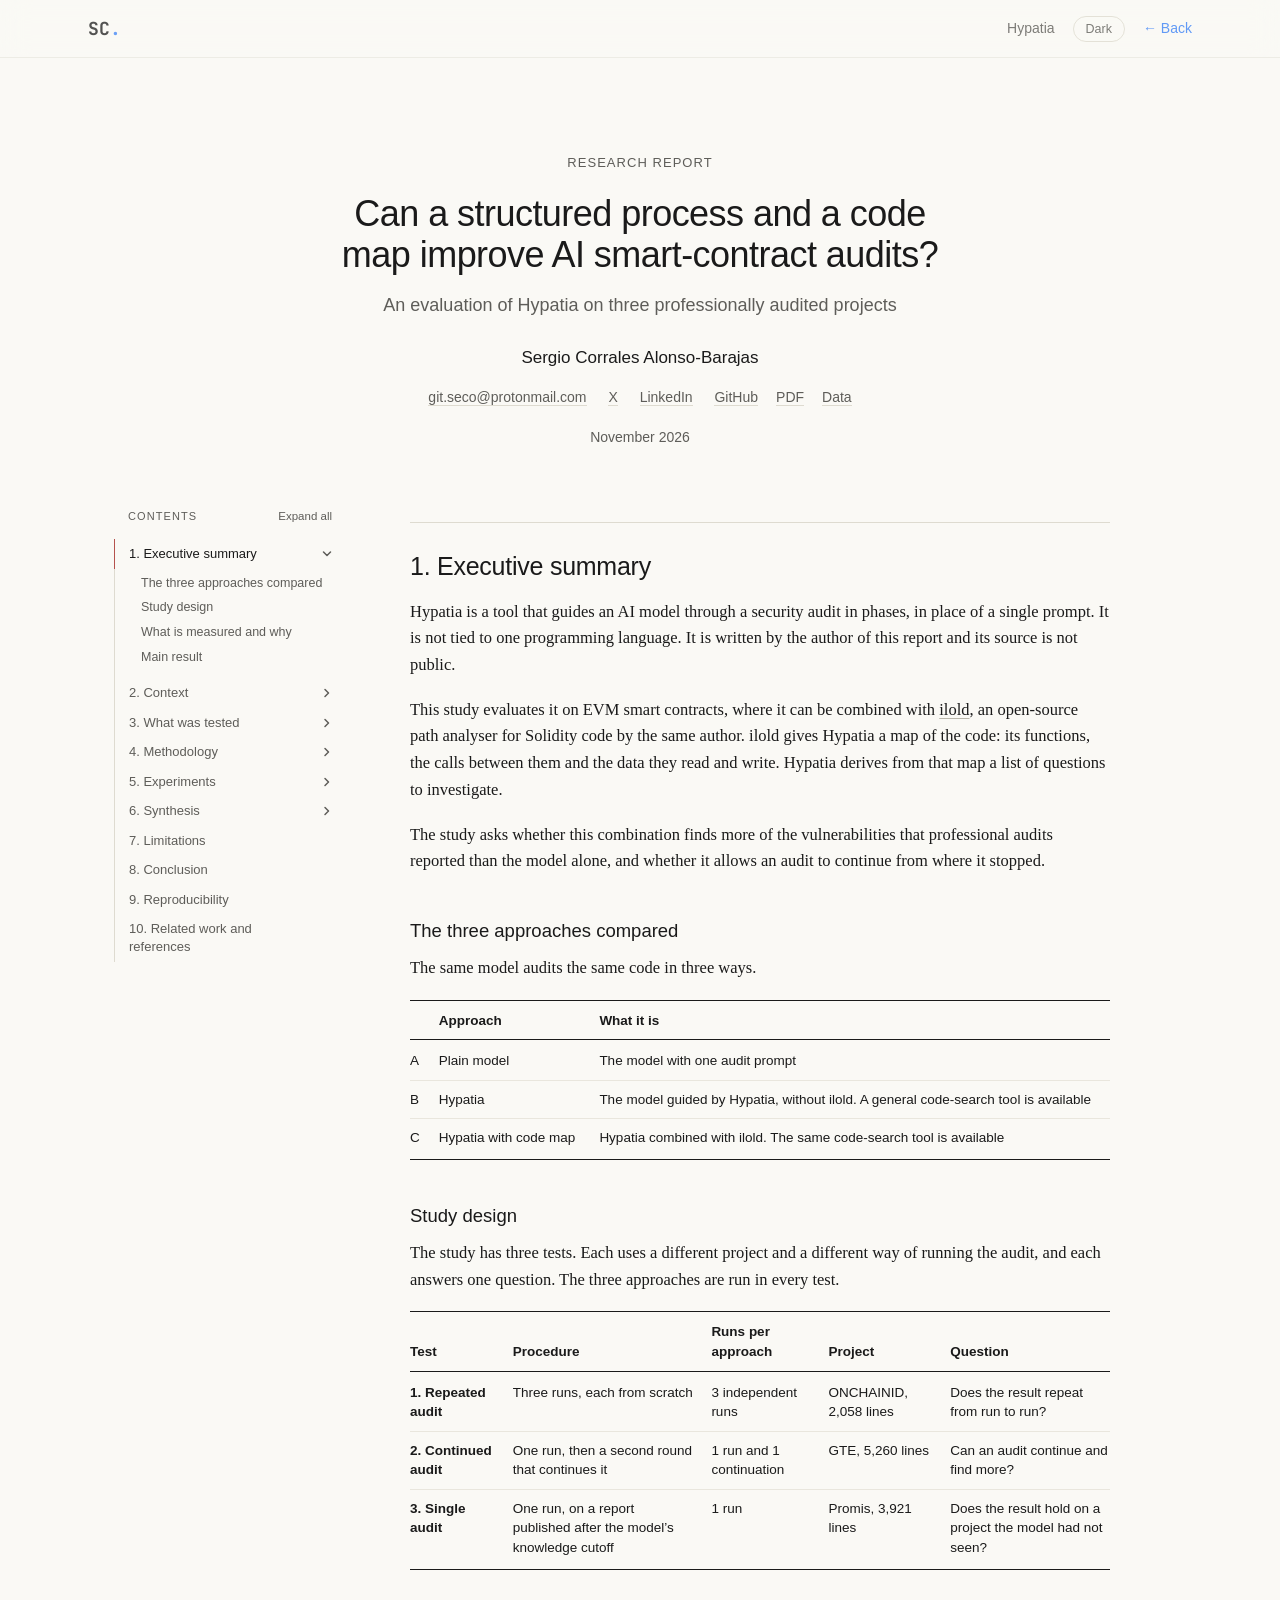
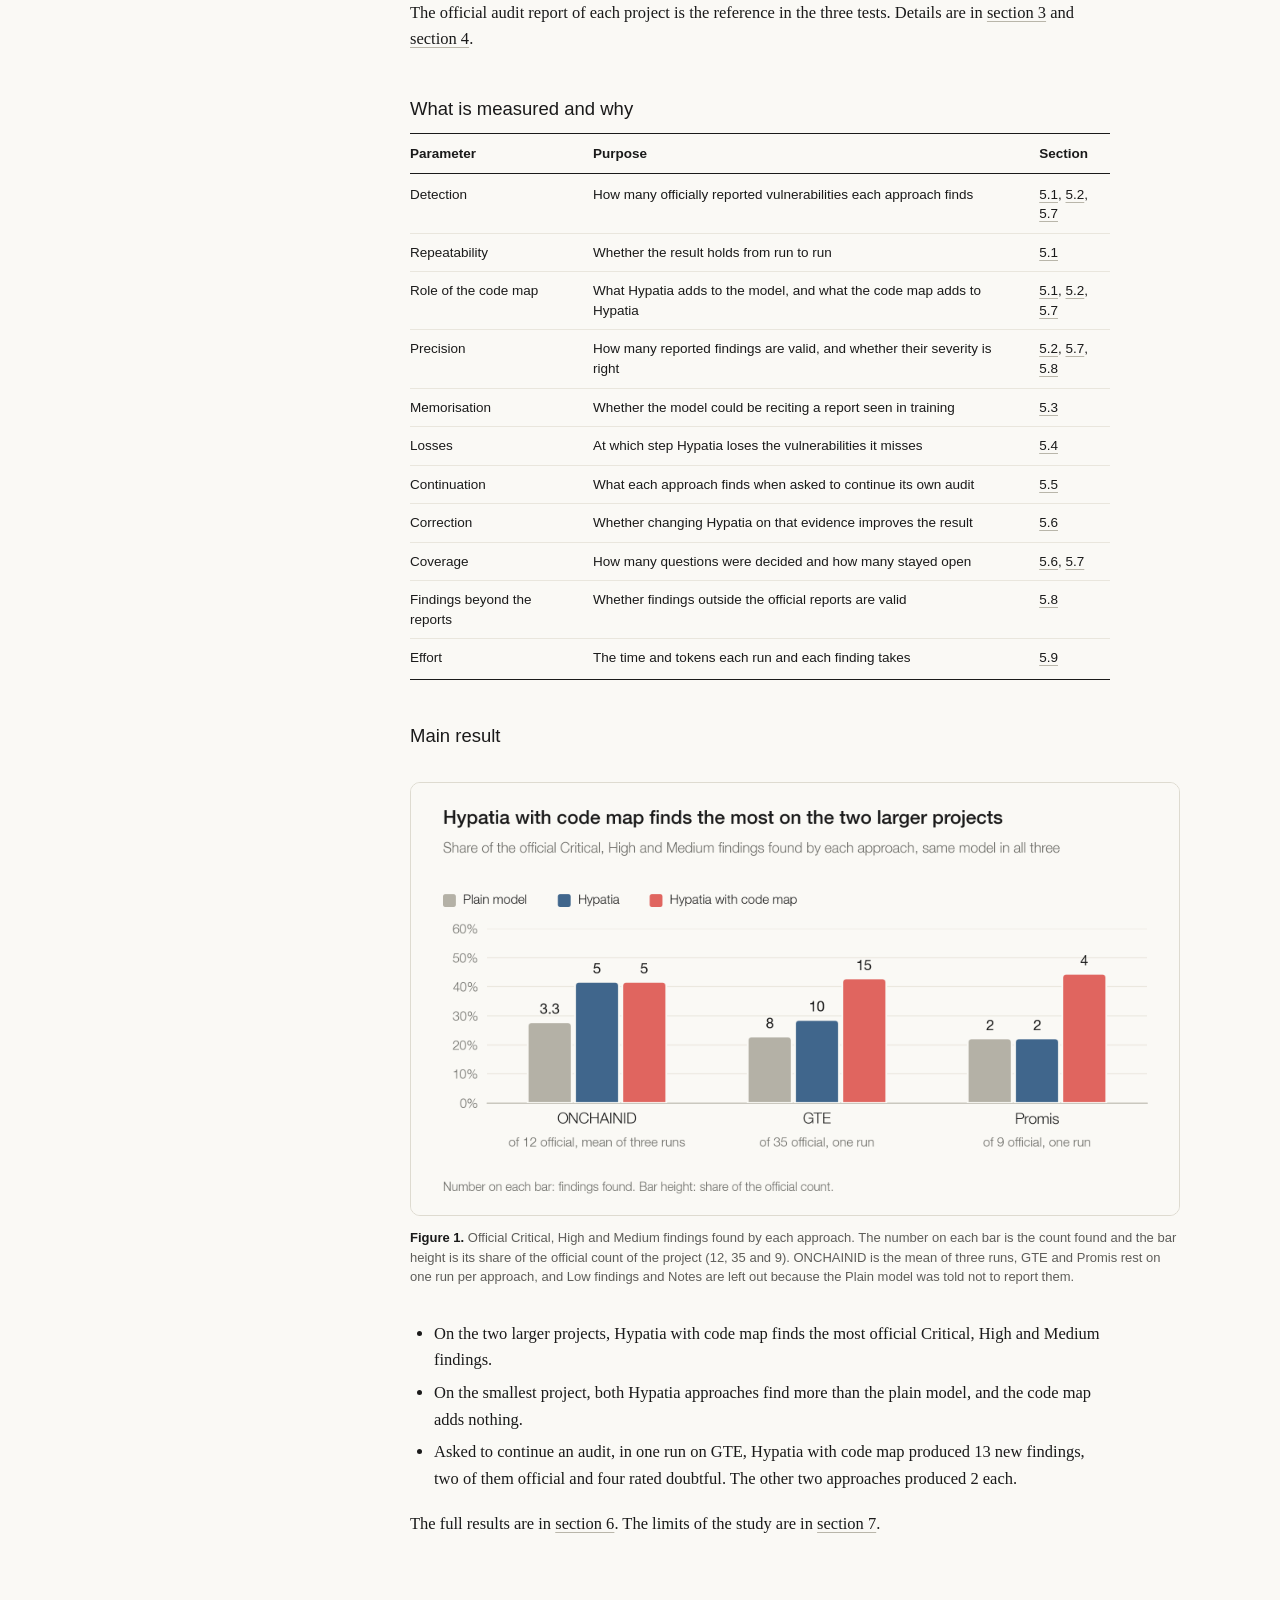
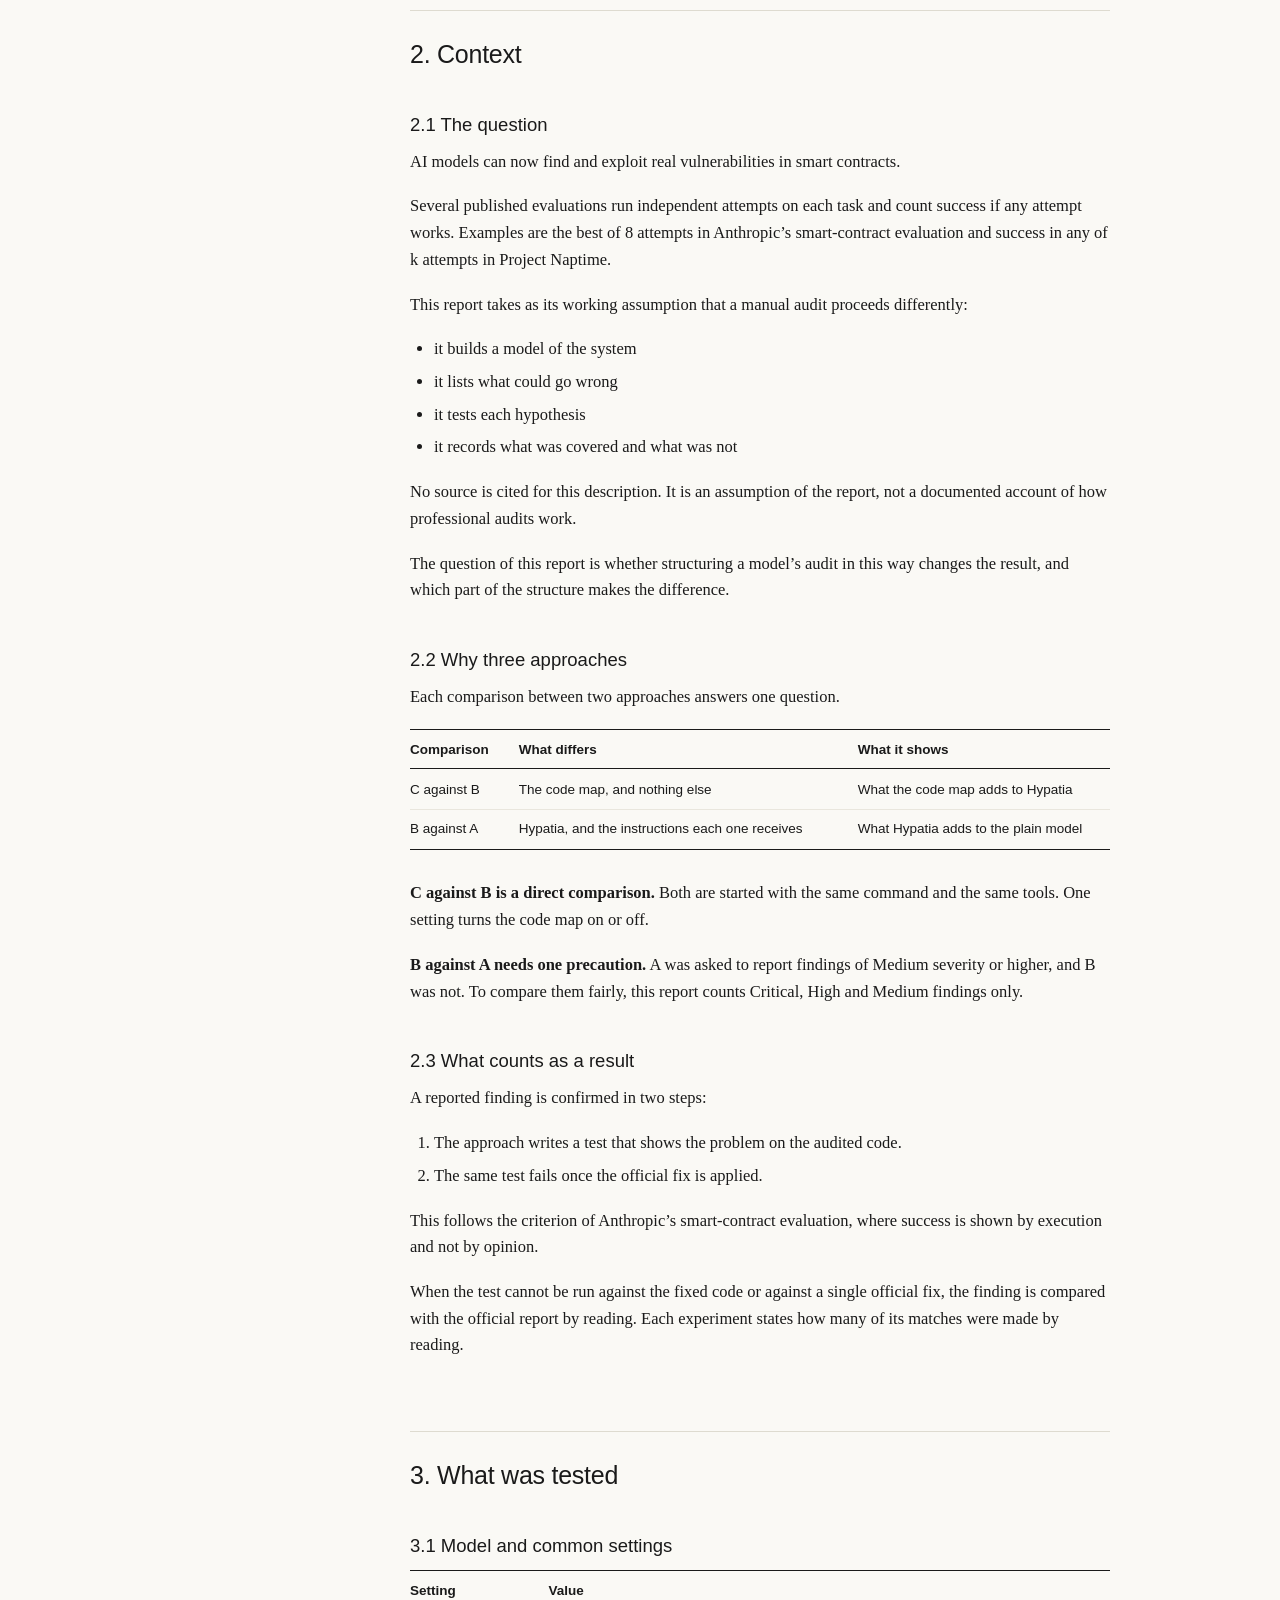
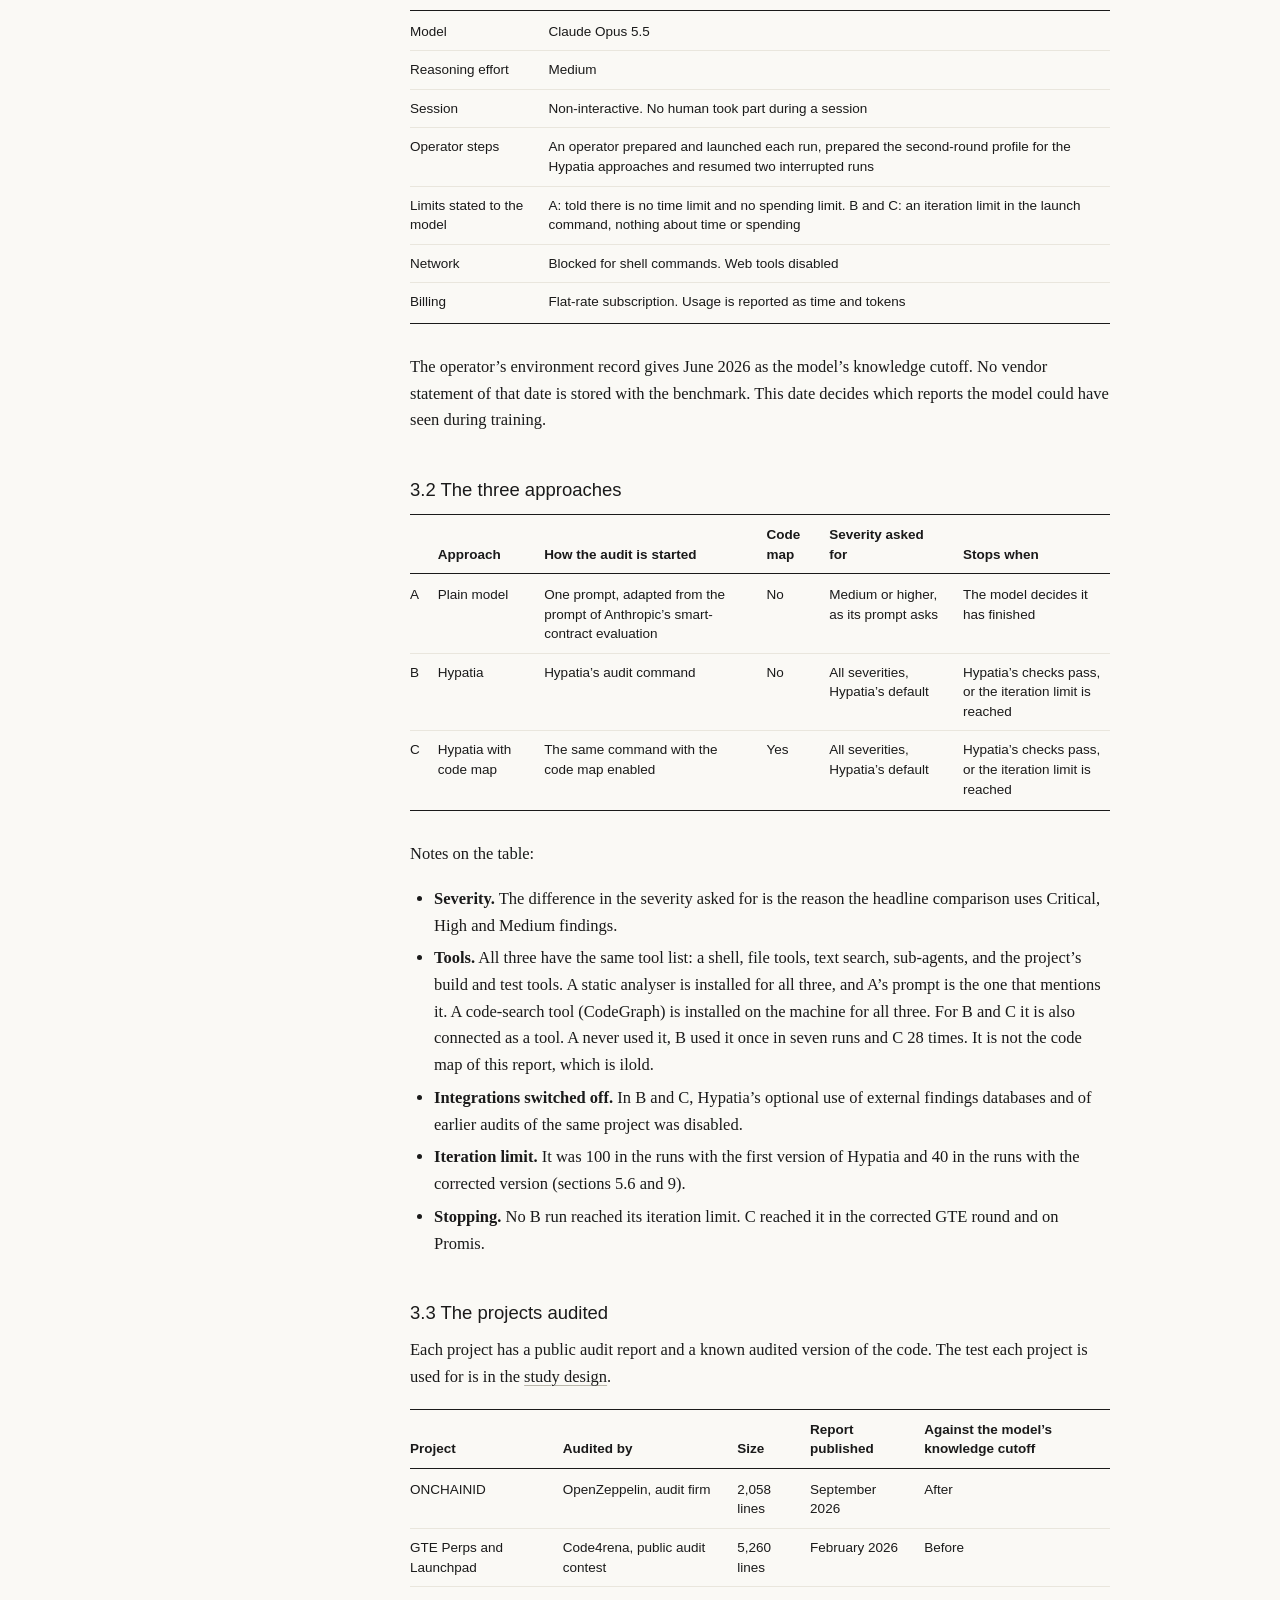
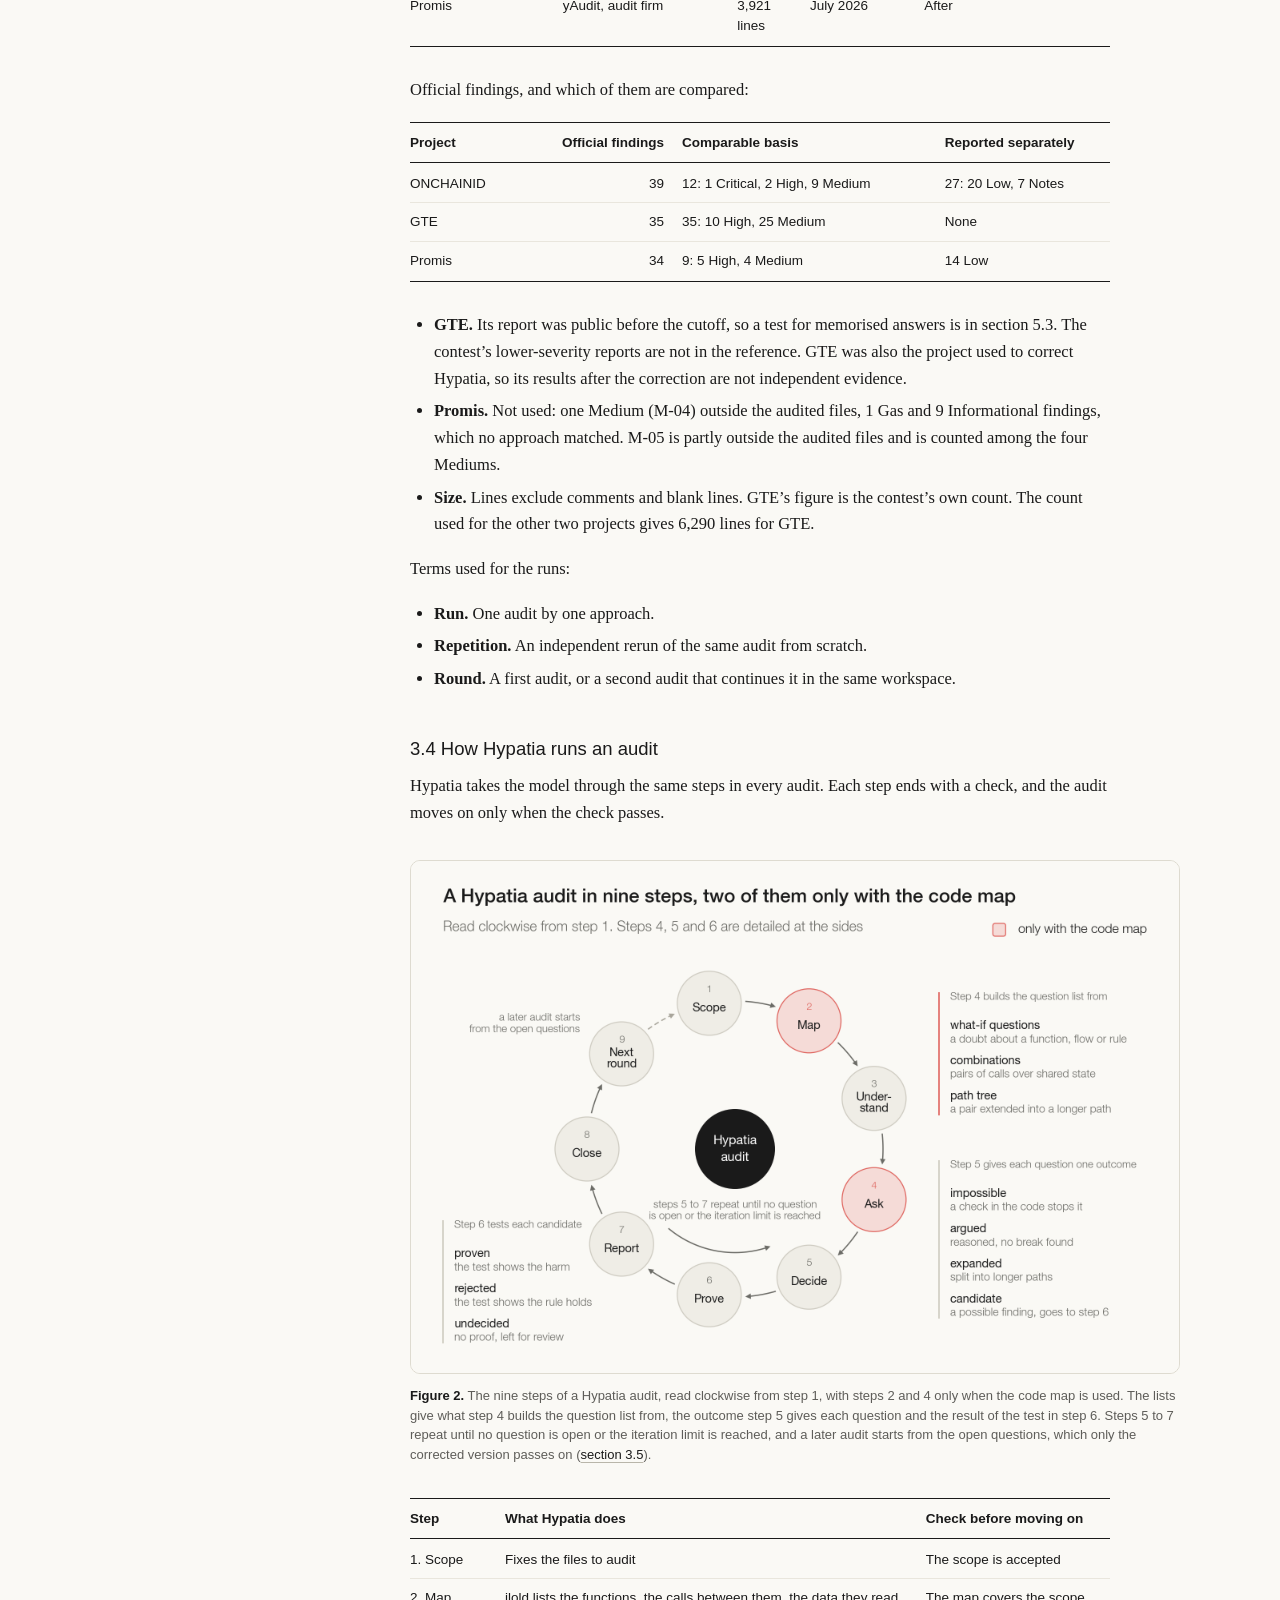
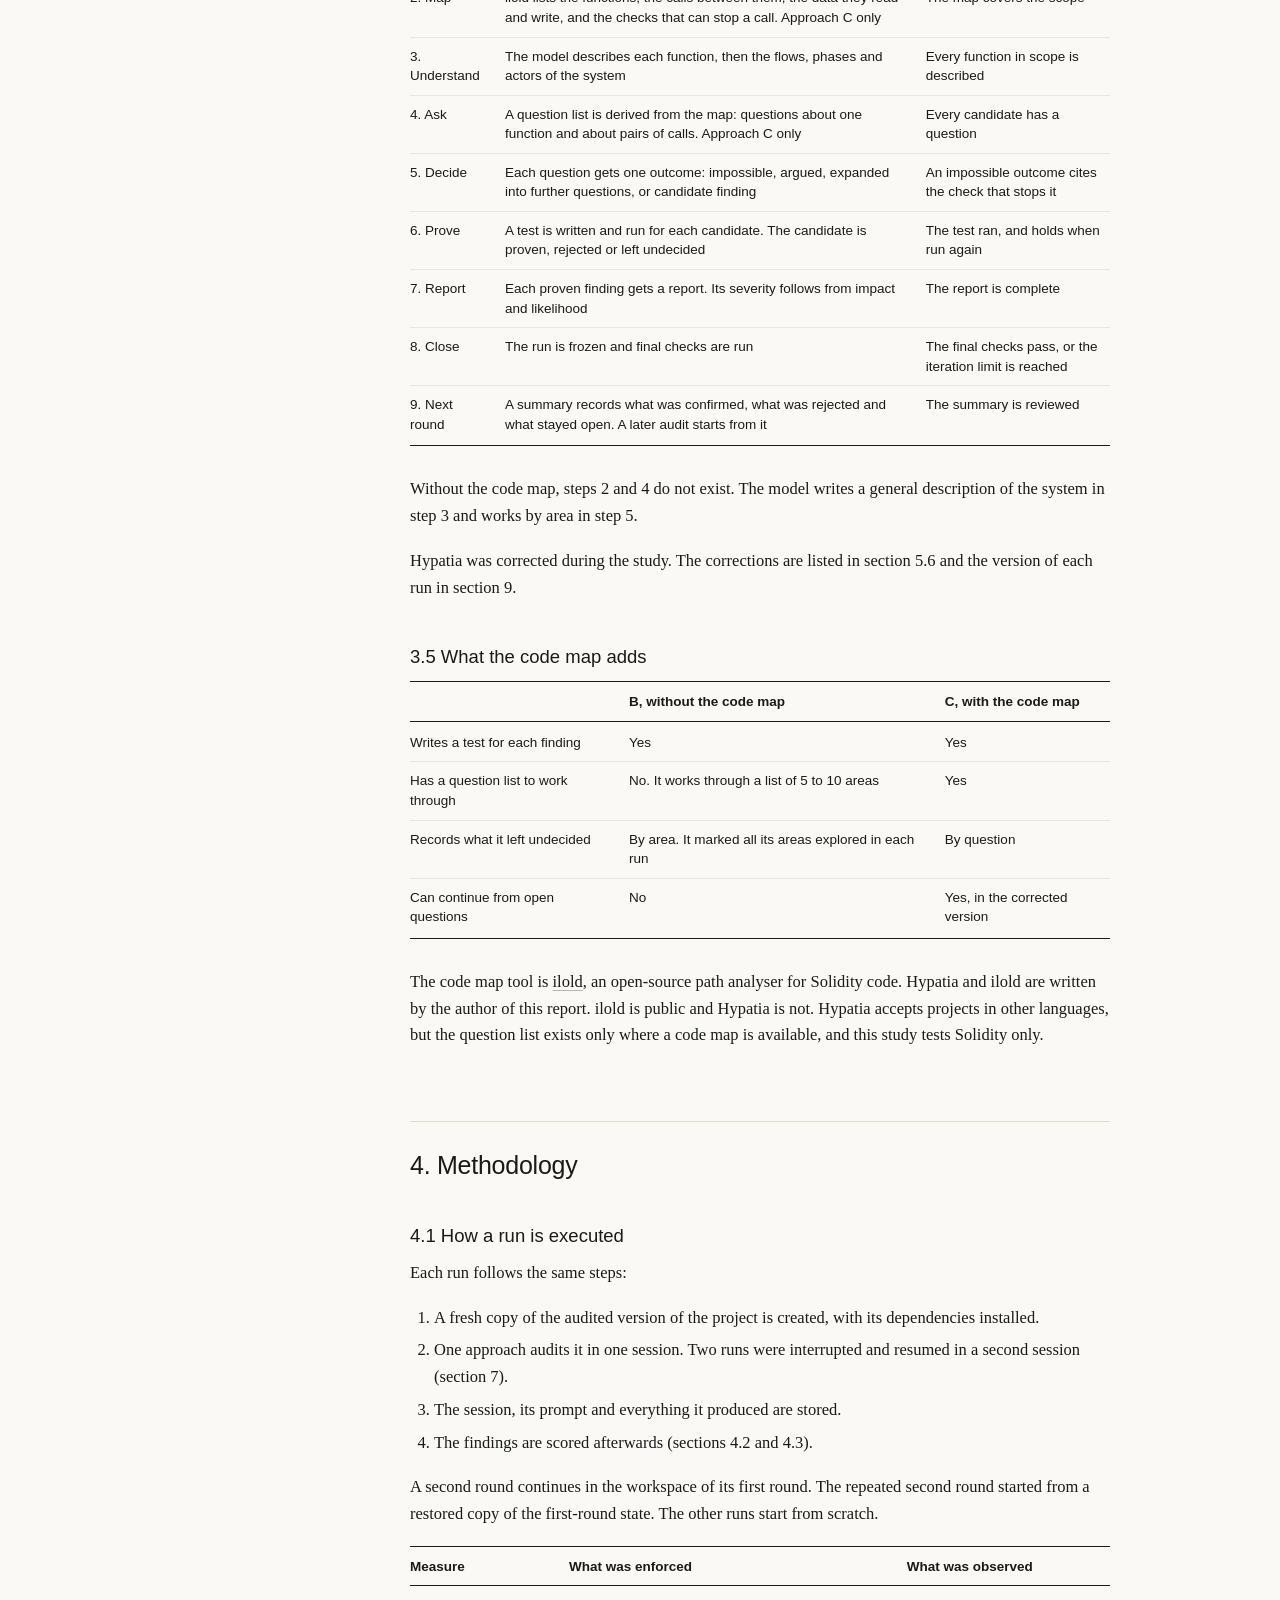
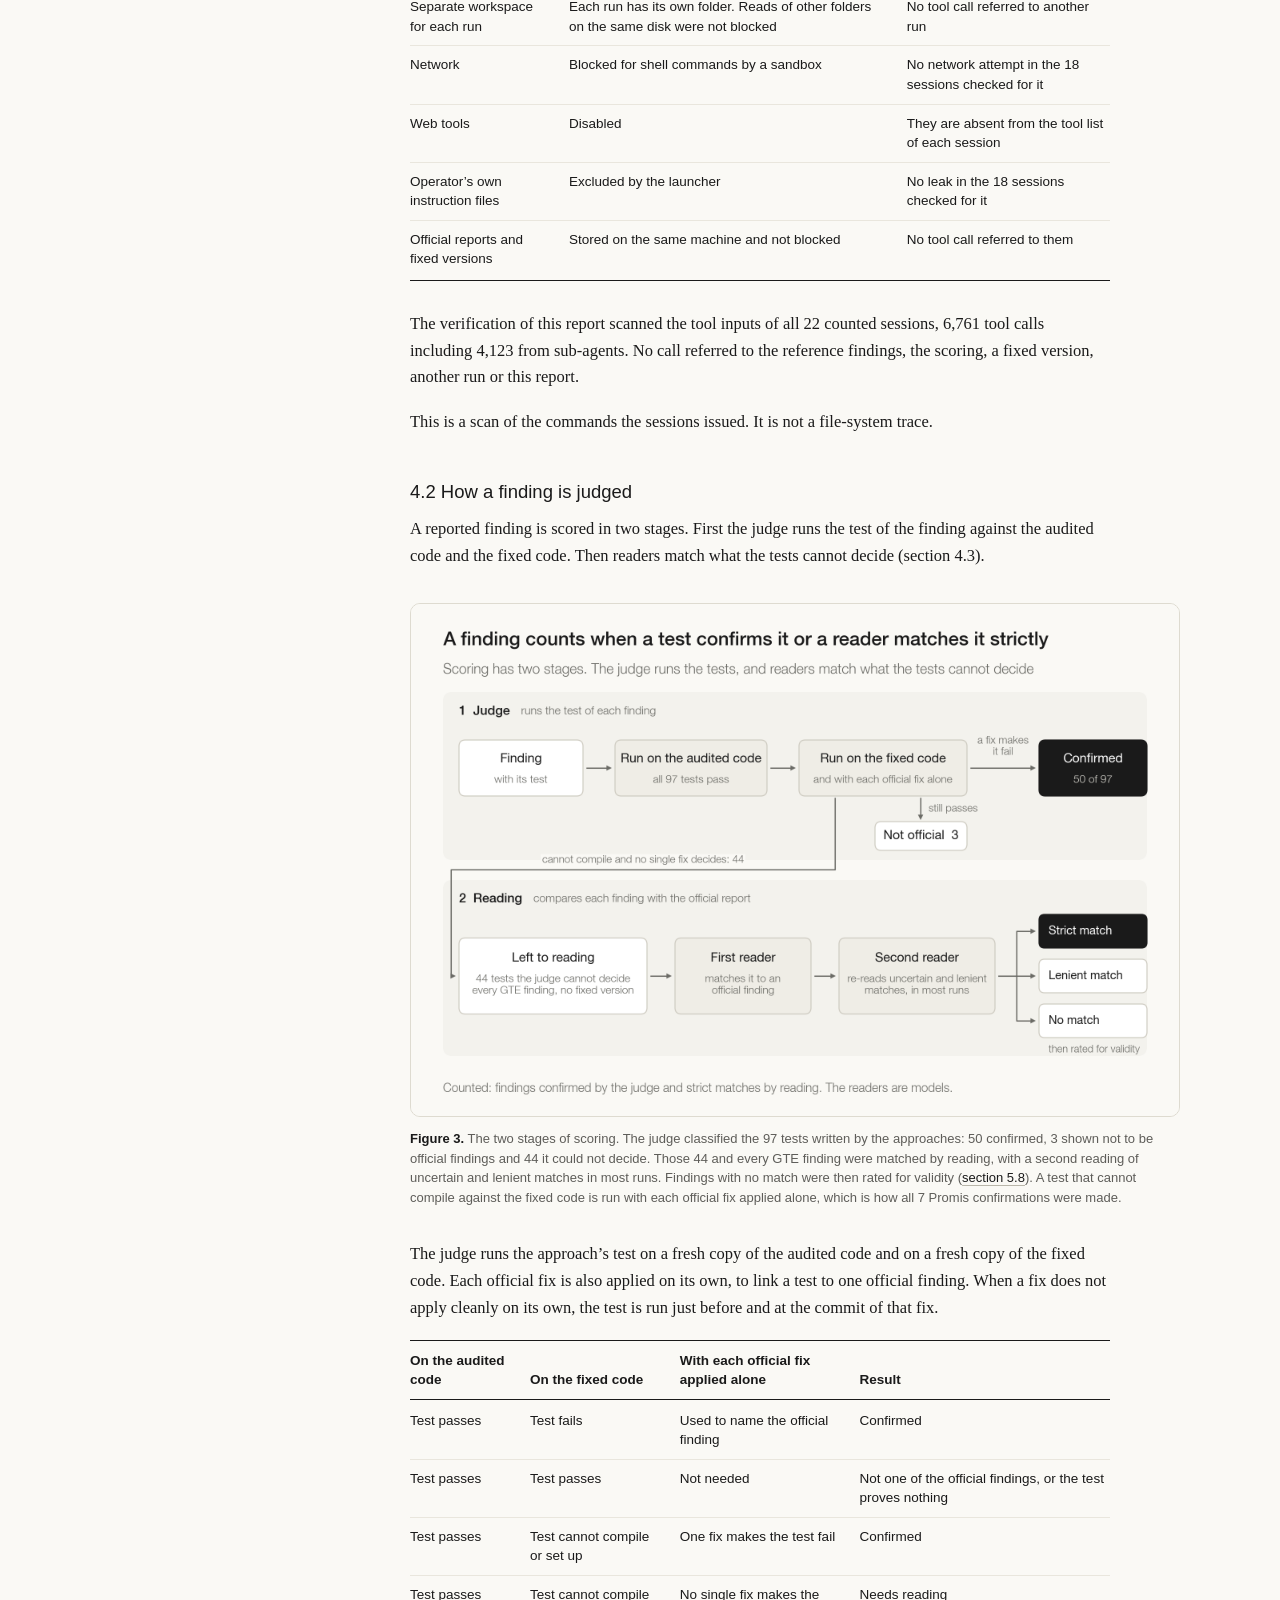
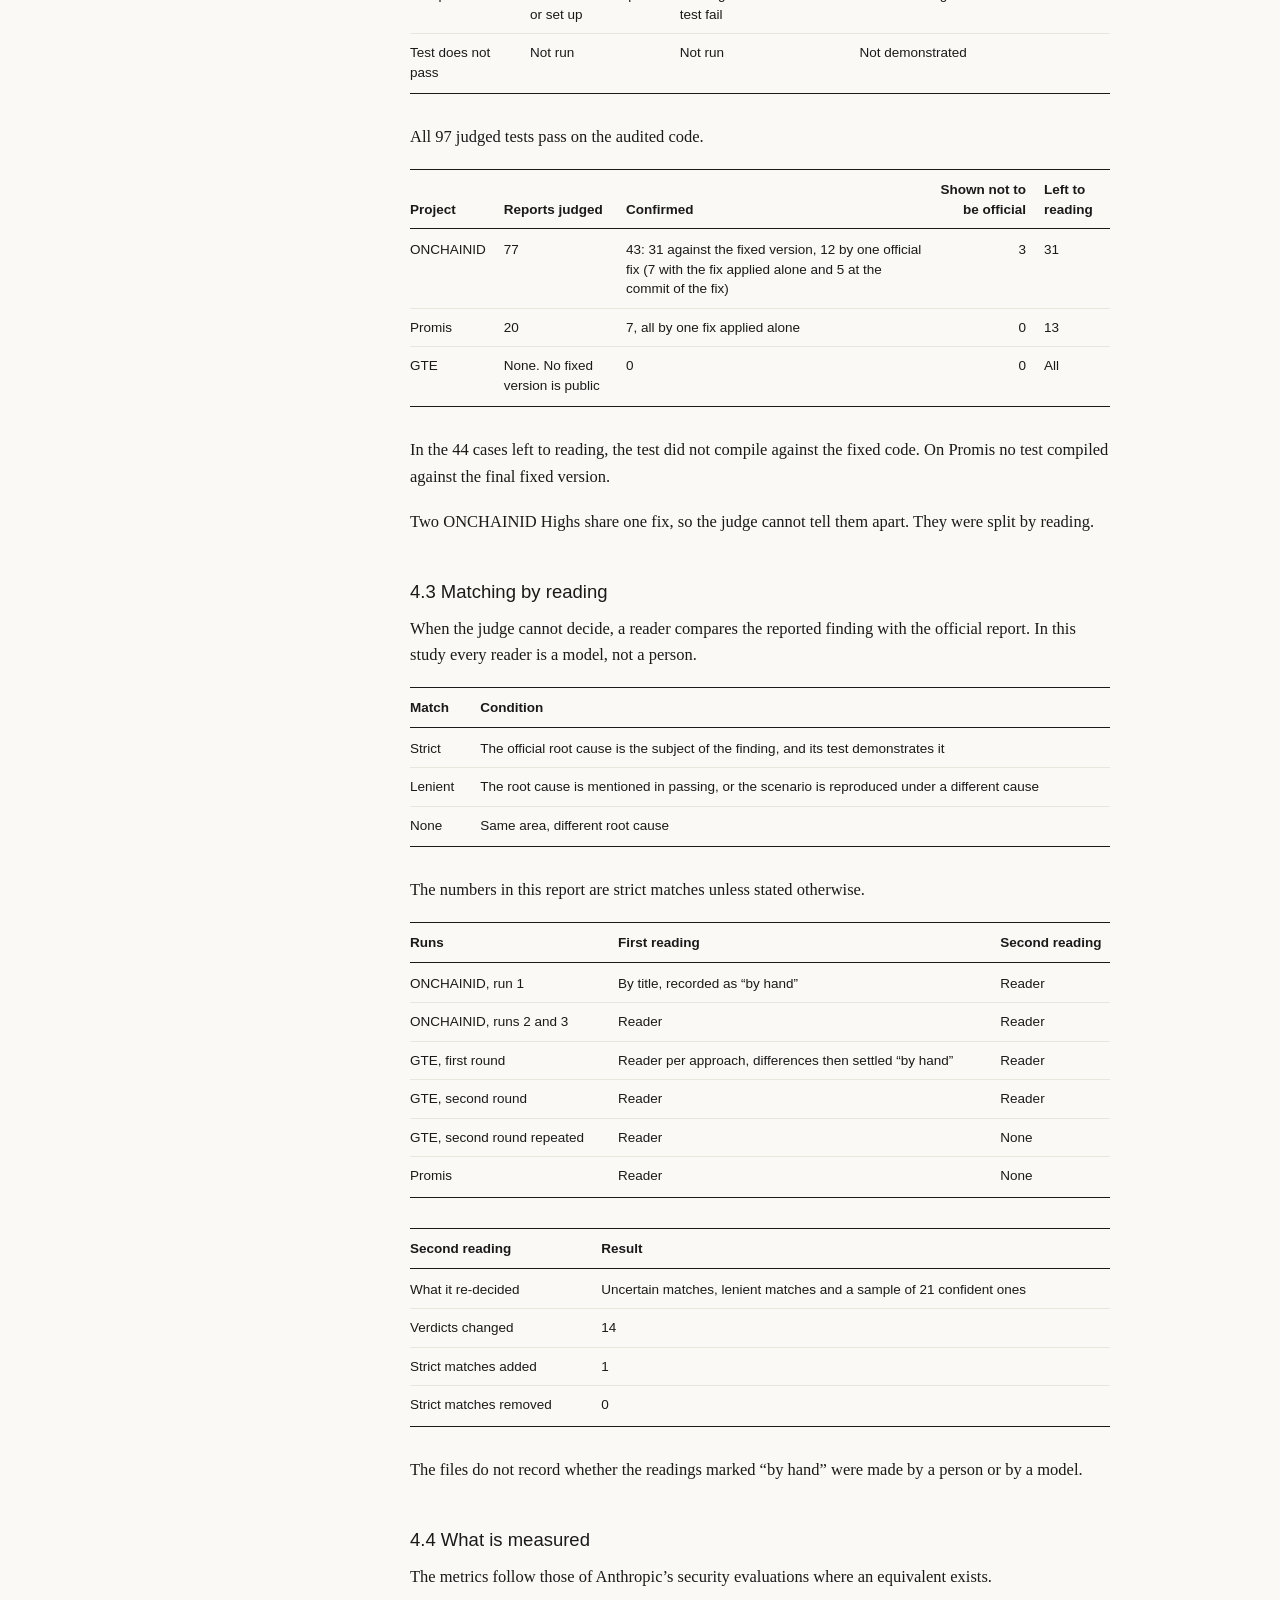
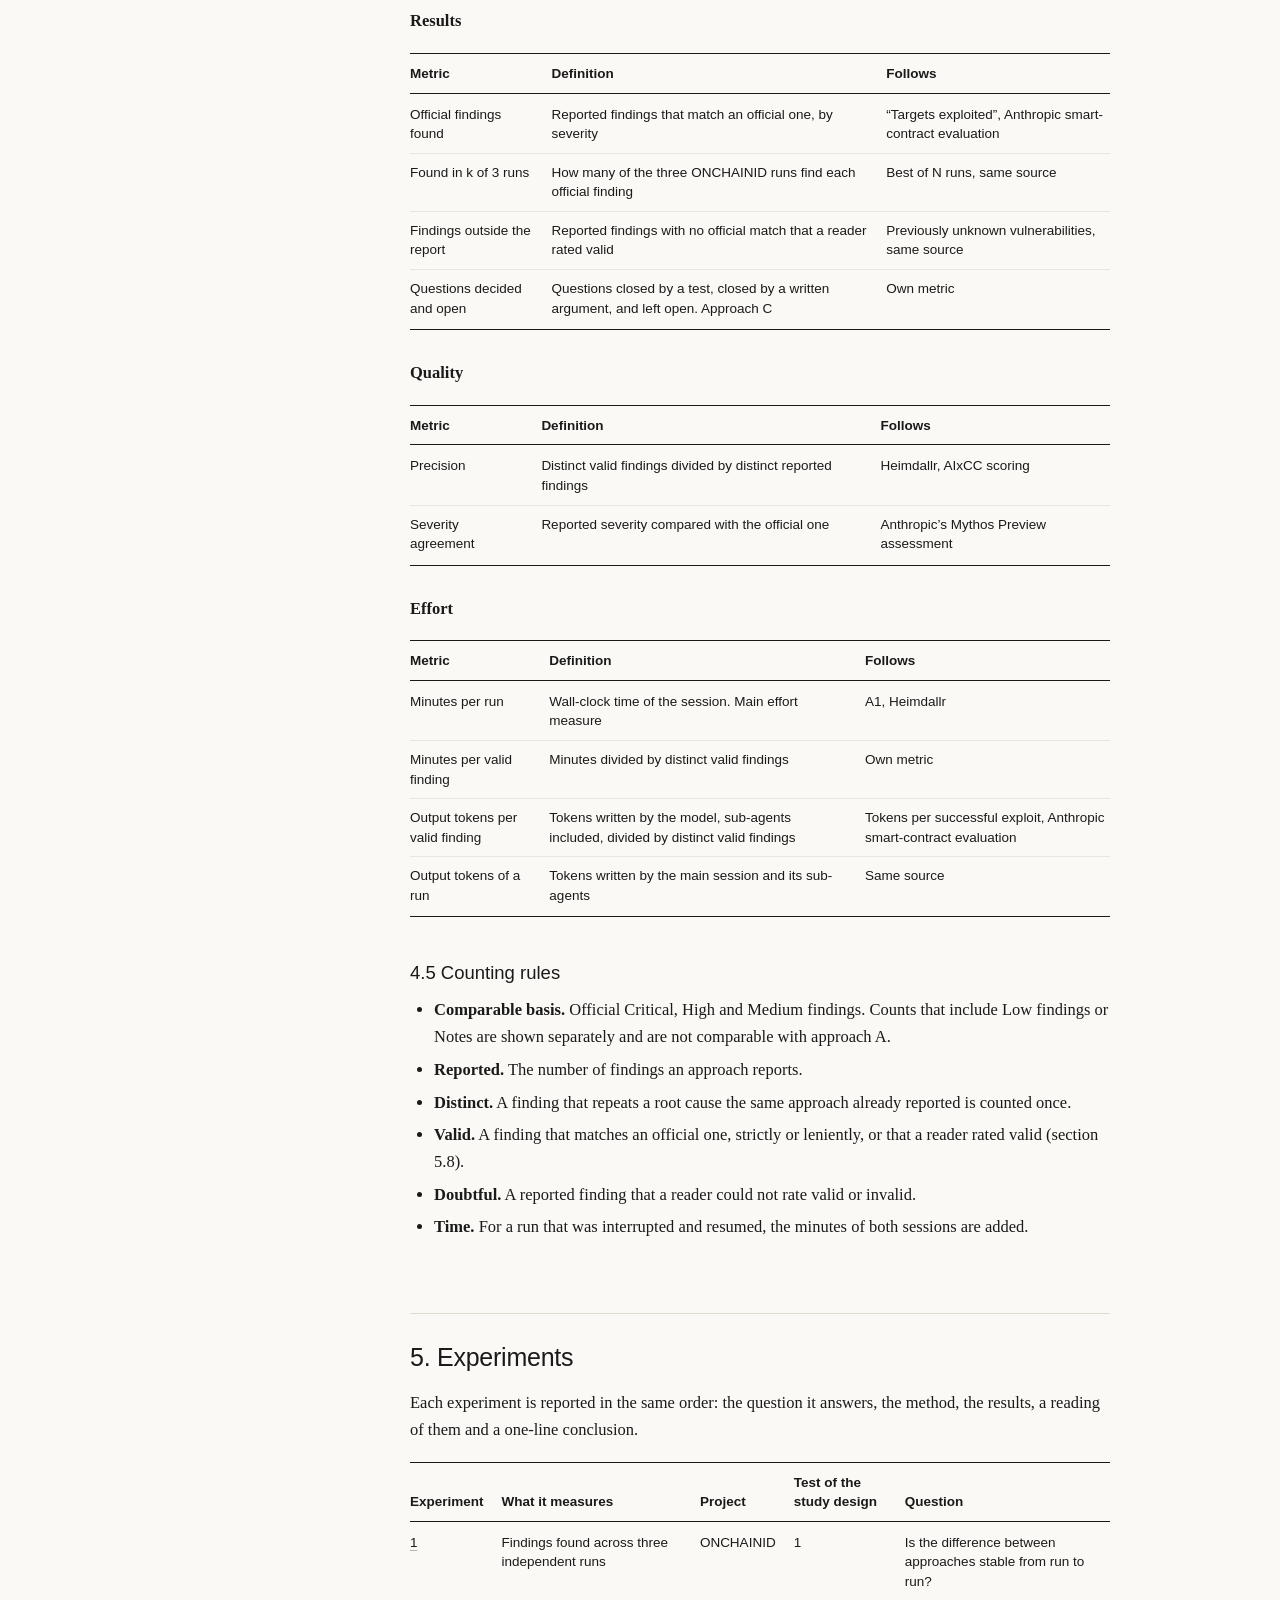
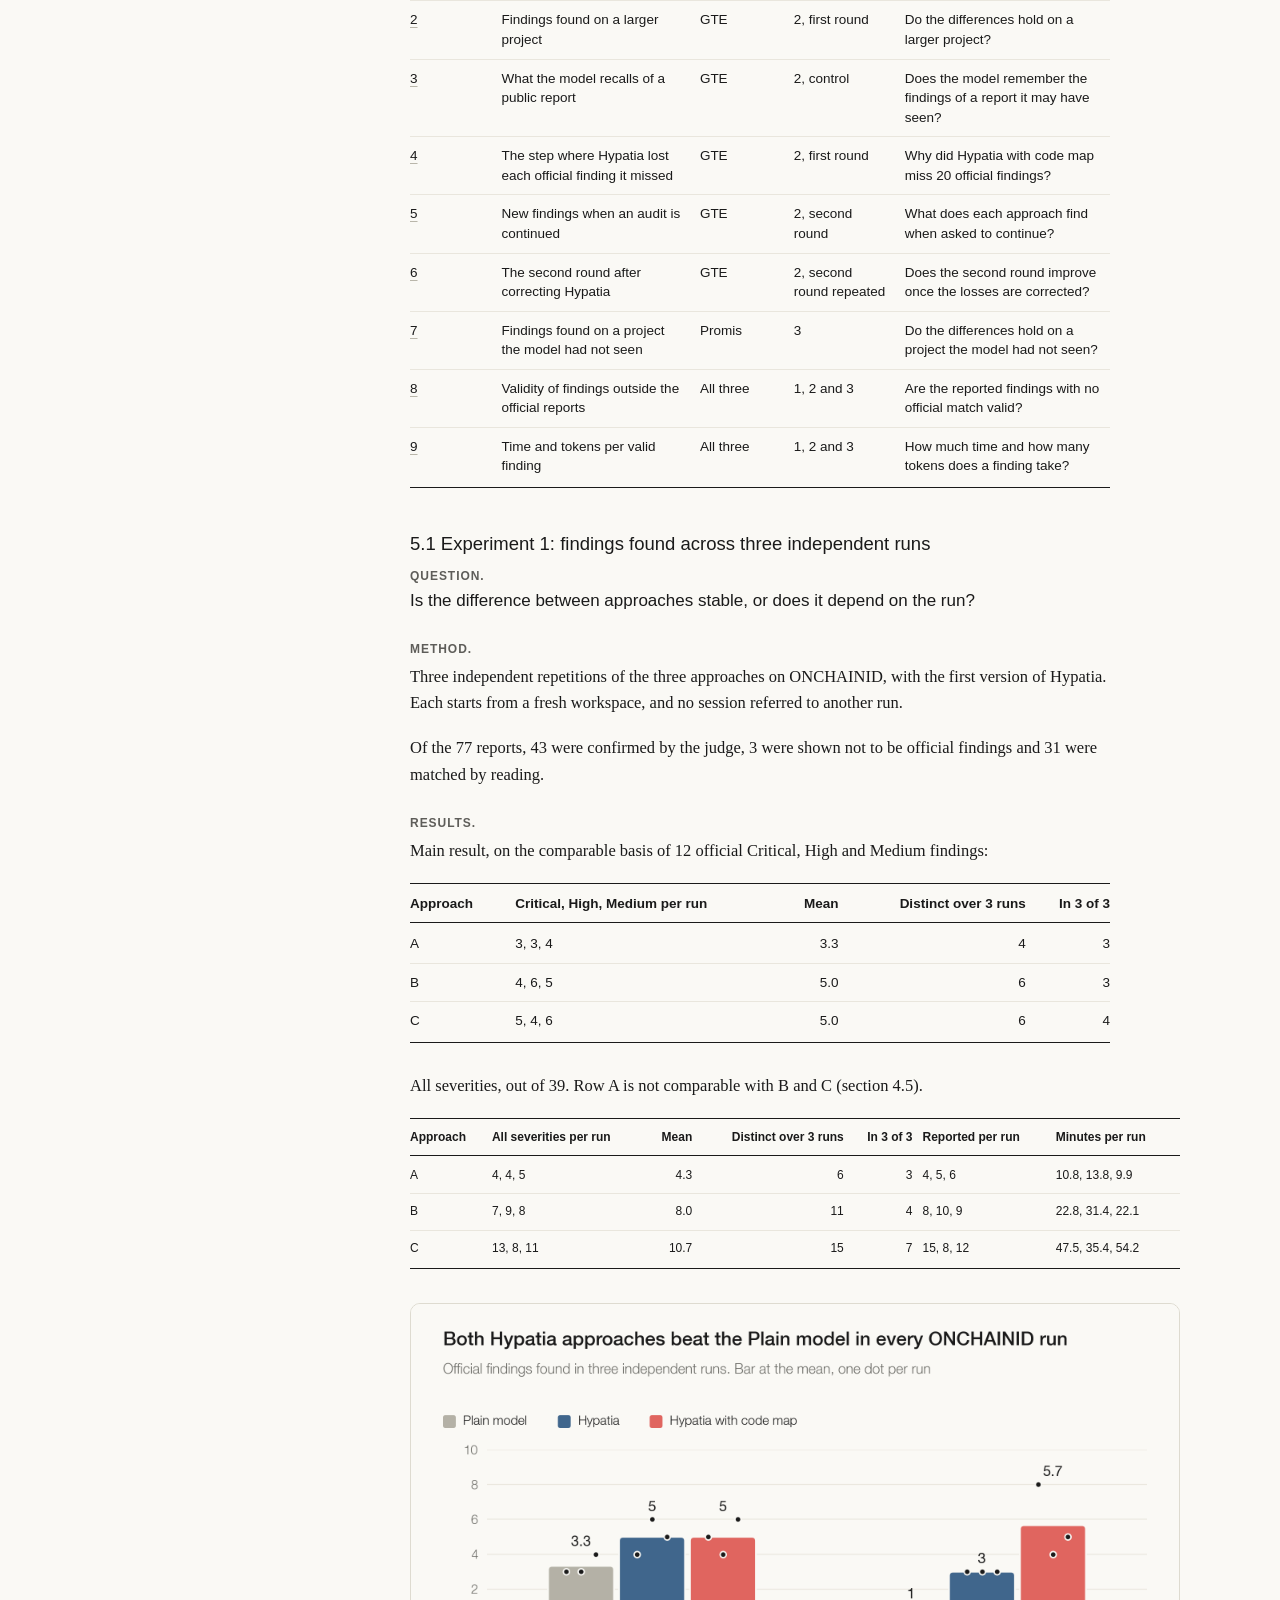
<file: blog/hypatia-benchmark.html>
<!doctype html>
<html lang="en" data-theme="light">
<head>
<meta charset="utf-8">
<meta name="viewport" content="width=device-width, initial-scale=1">
<title>Can a structured process and a code map improve AI smart-contract audits? An evaluation of Hypatia on three professionally audited projects</title>
<style>
:root {
  --bg: #faf9f5; --ink: #1a1a1a; --ink2: #5e5d59; --rule: #dedbd0; --soft: #f0eee6;
  --accent: #b5524d; --hair: #e9e6dd;
  --serif: "Iowan Old Style", "Palatino Linotype", Palatino, Georgia, serif;
  --sans: "Helvetica Neue", Helvetica, Arial, sans-serif;
}
* { box-sizing: border-box; }
html { scroll-behavior: smooth; }
main h2, main h3, main h4, main a[id] { scroll-margin-top: 20px; }
body { margin: 0; background: var(--bg); color: var(--ink); font-family: var(--serif);
  font-size: 16.5px; line-height: 1.62; -webkit-font-smoothing: antialiased; }
.page { display: grid; grid-template-columns: minmax(0, 1fr); max-width: 1100px;
  margin: 0 auto; padding: 0 24px 120px; }
header.title { max-width: 820px; margin: 96px auto 56px; text-align: center; }
header.title .kicker { font-family: var(--sans); font-size: 13px; letter-spacing: .08em;
  text-transform: uppercase; color: var(--ink2); margin-bottom: 20px; }
header.title h1 { font-family: var(--sans); font-weight: 500; font-size: 36px; line-height: 1.14;
  letter-spacing: -0.015em; margin: 0 0 18px; text-wrap: balance; }
header.title .sub { font-family: var(--sans); font-size: 18px; line-height: 1.4;
  color: var(--ink2); margin: 0 auto 26px; max-width: 660px; text-wrap: balance; }
header.title .author { font-family: var(--sans); font-size: 17px; margin: 0 0 14px; }
header.title .contact { font-family: var(--sans); font-size: 14px; margin: 0 0 18px; }
header.title .contact a { color: var(--ink2); text-decoration: none; margin: 0 9px;
  border-bottom: 1px solid var(--rule); }
header.title .contact a:hover { color: var(--ink); }
header.title .meta { font-family: var(--sans); font-size: 14px; color: var(--ink2);
  max-width: 620px; margin: 0 auto; line-height: 1.5; }
.layout { display: grid; grid-template-columns: 232px minmax(0, 1fr); gap: 64px;
  align-items: start; }
nav.toc { position: sticky; top: 32px; max-height: calc(100vh - 64px); overflow-y: auto;
  font-family: var(--sans); font-size: 13px; line-height: 1.35; padding: 2px 6px 24px 0;
  scrollbar-width: thin; scrollbar-color: var(--rule) transparent; }
nav.toc .label { font-size: 11px; letter-spacing: .1em; text-transform: uppercase;
  color: var(--ink2); margin: 0 0 14px 14px; }
nav.toc ul { list-style: none; margin: 0; padding: 0; }
nav.toc > ul { border-left: 1px solid var(--rule); }
nav.toc li { margin: 0; }
nav.toc a { display: block; padding: 6px 0 6px 14px; margin-left: -1px; color: var(--ink2);
  text-decoration: none; border-left: 1px solid transparent; transition: color .15s; }
nav.toc > ul > li > a { font-weight: 500; }
nav.toc a:hover { color: var(--ink); }
nav.toc a.active { color: var(--ink); border-left-color: var(--accent); }
nav.toc ul ul { max-height: 0; overflow: hidden; opacity: 0;
  transition: max-height .28s ease, opacity .2s ease; }
nav.toc li.open > ul { max-height: 34rem; opacity: 1; padding: 2px 0 8px; }
nav.toc > ul > li { position: relative; }
nav.toc > ul > li > a { padding-right: 30px; }
nav.toc button.chev { all: unset; position: absolute; right: 0; top: 2px; width: 26px; height: 26px;
  display: grid; place-items: center; cursor: pointer; color: var(--ink2); border-radius: 6px; }
nav.toc button.chev:hover { background: var(--soft); color: var(--ink); }
nav.toc button.chev:focus-visible { outline: 2px solid var(--accent); }
nav.toc button.chev svg { width: 10px; height: 10px; transition: transform .2s ease; }
nav.toc li.open > button.chev svg { transform: rotate(90deg); }
nav.toc .tools { display: flex; align-items: center; justify-content: space-between;
  margin: 0 0 12px 14px; }
nav.toc .tools .label { margin: 0; }
nav.toc .tools button, button.toc-open { all: unset; cursor: pointer; font-family: var(--sans);
  font-size: 11.5px; color: var(--ink2); padding: 3px 8px; border-radius: 6px; }
nav.toc .tools button:hover, button.toc-open:hover { background: var(--soft); color: var(--ink); }
button.toc-open { position: fixed; top: 18px; left: 20px; z-index: 12; display: none;
  border: 1px solid var(--rule); background: var(--bg); border-radius: 999px; padding: 7px 14px;
  font-size: 13px; }
body.toc-hidden nav.toc { display: none; }
body.toc-hidden button.toc-open { display: block; }
body.toc-hidden .layout { grid-template-columns: minmax(0, 1fr); justify-items: center; }
body.toc-hidden main { width: 100%; }
nav.toc .tools button[data-toc="hide"] { display: none; }
@media (max-width: 960px) { nav.toc .tools button[data-toc="hide"] { display: inline-block; } }
@media (min-width: 961px) { body.toc-hidden nav.toc { display: block; } body.toc-hidden button.toc-open { display: none; }
  body.toc-hidden .layout { grid-template-columns: 232px minmax(0, 1fr); justify-items: stretch; } }
@media print { button.toc-open { display: none !important; } }
nav.toc ul ul a { padding: 4px 0 4px 26px; font-size: 12.5px; font-weight: 400; }
#progress { position: fixed; top: 0; left: 0; height: 2px; width: 0; background: var(--accent);
  z-index: 20; }
@media print { #progress { display: none; } }
main { max-width: 700px; min-width: 0; }
main h2 { font-family: var(--sans); font-weight: 500; font-size: 25px; line-height: 1.2;
  letter-spacing: -0.01em; margin: 72px 0 18px; padding-top: 28px;
  border-top: 1px solid var(--rule); }
main h2:first-of-type { margin-top: 0; }
main h3 { font-family: var(--sans); font-weight: 500; font-size: 18.5px; line-height: 1.3;
  margin: 44px 0 12px; }
main h4 { font-family: var(--sans); font-weight: 600; font-size: 15.5px; margin: 30px 0 8px; }
main p { margin: 0 0 18px; }
main ul, main ol { margin: 0 0 18px; padding-left: 24px; }
main li { margin-bottom: 6px; }
main a { color: var(--ink); text-decoration: underline; text-decoration-color: #b9b6aa;
  text-underline-offset: 3px; }
main a:hover { text-decoration-color: var(--ink); }
main strong { font-weight: 600; }
code { font-family: "SF Mono", Menlo, Consolas, monospace; font-size: .86em;
  background: var(--soft); padding: 1px 5px; border-radius: 4px; }
pre { background: var(--soft); padding: 14px 16px; border-radius: 8px; overflow-x: auto;
  font-size: 14px; line-height: 1.5; }
pre code { background: none; padding: 0; }
p.q { font-family: var(--sans); font-size: 17px; line-height: 1.45; margin: 4px 0 22px; }
p.q strong, p.concl strong, p.part strong { font-family: var(--sans); font-size: 12px;
  font-weight: 600; letter-spacing: .08em; text-transform: uppercase; color: var(--ink2);
  display: block; margin-bottom: 4px; }
p.part { margin-top: 26px; }
p.concl { background: var(--soft); border-radius: 10px; padding: 16px 20px; margin: 26px 0 8px;
  font-family: var(--sans); font-size: 15px; line-height: 1.5; }
section.card { border: 1px solid var(--rule); border-radius: 12px; padding: 18px 22px 8px;
  margin: 0 0 16px; border-left-width: 4px; }
section.card h4 { margin: 0 0 10px; font-size: 12px; letter-spacing: .08em;
  text-transform: uppercase; font-weight: 600; color: var(--ink2); }
section.card ul { font-family: var(--sans); font-size: 15.5px; line-height: 1.5;
  padding-left: 18px; margin-bottom: 10px; }
section.card.good { border-left-color: #40668c; }
section.card.bad { border-left-color: var(--accent); }
section.card.note { border-left-color: #b4b1a6; }
.table-wrap { margin: 10px 0 30px; }
.table-wrap.wide table { font-size: 12px; }
.table-wrap.wide thead th, .table-wrap.wide tbody td { padding-right: 10px; }
@media (min-width: 1100px) { .table-wrap.wide { margin-right: -70px; } }
table th, table td { overflow-wrap: break-word; hyphens: manual; }
table { border-collapse: collapse; width: 100%; font-family: var(--sans); font-size: 13.5px;
  line-height: 1.45; font-variant-numeric: tabular-nums; border-top: 1.5px solid var(--ink);
  border-bottom: 1.5px solid var(--ink); }
thead th { text-align: left; font-weight: 600; padding: 10px 18px 9px 0;
  border-bottom: 0.75px solid var(--ink); vertical-align: bottom; }
tbody td { padding: 9px 18px 9px 0; border-bottom: 1px solid var(--hair); vertical-align: top; }
tbody tr:first-child td { padding-top: 11px; }
tbody tr:last-child td { border-bottom: 0; padding-bottom: 11px; }
thead th:last-child, tbody td:last-child { padding-right: 0; }
td.num, th.num { text-align: right; }
td.num { white-space: nowrap; }
td.dash { color: var(--ink2); }
figure { margin: 34px 0 34px; }
figure img { display: block; width: 100%; height: auto; border: 1px solid var(--rule);
  border-radius: 10px; }
figcaption { font-family: var(--sans); font-size: 13px; line-height: 1.5; color: var(--ink2);
  margin-top: 12px; }
figcaption b { color: var(--ink); font-weight: 600; }
@media (min-width: 1100px) { figure { margin-right: -70px; } }
@media (max-width: 960px) {
  .layout { grid-template-columns: minmax(0, 1fr); }
  nav.toc { position: fixed; inset: 0 auto 0 0; width: min(86vw, 320px); max-height: none; z-index: 15;
    background: var(--bg); border-right: 1px solid var(--rule); padding: 64px 14px 24px 10px;
    box-shadow: 0 0 40px rgba(0,0,0,.18); top: 0; }
  header.title { margin-top: 56px; }
  header.title h1 { font-size: 32px; }
  body { font-size: 17px; }
}
@media (max-width: 720px) {
  /* A table or a figure wider than the screen scrolls sideways inside its own box. */
  .table-wrap { overflow-x: auto; -webkit-overflow-scrolling: touch; margin-left: -20px;
    margin-right: -20px; padding: 0 20px; }
  /* Edge shadows that appear only while there is more of the table to the side. */
  .table-wrap { background:
    linear-gradient(90deg, var(--bg) 40%, transparent) 0 0 / 34px 100% no-repeat local,
    linear-gradient(270deg, var(--bg) 40%, transparent) 100% 0 / 34px 100% no-repeat local,
    linear-gradient(90deg, rgba(120,120,120,.28), transparent) 0 0 / 12px 100% no-repeat scroll,
    linear-gradient(270deg, rgba(120,120,120,.28), transparent) 100% 0 / 12px 100% no-repeat scroll; }
  .table-wrap table { min-width: calc(var(--cols, 3) * 96px); font-size: 12.5px; }
  .table-wrap.wide table { min-width: calc(var(--cols, 7) * 82px); font-size: 12px; }
  thead th, tbody td { padding-right: 12px; }
  figure { margin: 26px -20px; }
  /* A figure fills the width of the screen. Touching it opens the full image. */
  figure a { display: block; }
  figure img { width: 100%; border-radius: 0; border-left: 0; border-right: 0; }
  figcaption { padding: 0 20px; font-size: 13px; line-height: 1.5; }
  figcaption::after { content: " Touch the figure to enlarge it."; color: var(--ink2); opacity: .8; }
  header.title { margin: 44px auto 36px; }
  header.title h1 { font-size: 27px; line-height: 1.18; }
  header.title h1, header.title .sub { text-wrap: balance; }
  header.title .links a { white-space: nowrap; }
  header.title .sub { font-size: 16px; }
  body { font-size: 16.5px; }
  h2 { font-size: 23px; }
  h3 { font-size: 18.5px; }
  p.concl { padding: 14px 16px; }
  pre { font-size: 12px; }
}
@media print { nav.toc { display: none; } .layout { display: block; }
  figure { margin-right: 0; break-inside: avoid; } }
:root[data-theme="dark"] { --bg: #171614; --ink: #ece9e1; --ink2: #a3a097; --rule: #383631;
  --soft: #24231f; --accent: #e0655f; --hair: #2e2c28; }
:root[data-theme="dark"] main a { text-decoration-color: #6a675f; }
:root[data-theme="dark"] figure img { filter: invert(0.91) hue-rotate(180deg) saturate(1.15);
  border-color: #c9c6bb; }
nav.site { position: fixed; top: 0; left: 0; width: 100%; z-index: 11; background: color-mix(in srgb, var(--bg) 55%, transparent); backdrop-filter: blur(14px); -webkit-backdrop-filter: blur(14px); border-bottom: 1px solid color-mix(in srgb, var(--rule) 45%, transparent); font-family: var(--sans); transition: transform .28s ease; }
nav.site.away { transform: translateY(-100%); }
nav.site .inner { max-width: 72rem; margin: 0 auto; padding: 14px 24px; display: flex; align-items: center; justify-content: space-between; }
nav.site .right { display: flex; align-items: center; gap: 18px; }
nav.site a { font-size: 14px; color: var(--ink2); text-decoration: none; opacity: .8; transition: opacity .2s, color .2s; }
nav.site a:hover { opacity: 1; color: var(--ink); }
nav.site a.logo { font-family: 'JetBrains Mono', 'SF Mono', Menlo, monospace; font-weight: 700; font-size: 18px; color: var(--ink); opacity: .75; }
nav.site a.logo span { color: #3b82f6; }
nav.site a.back { color: #3b82f6; }
:root[data-theme='dark'] nav.site a.back, :root[data-theme='dark'] nav.site a.logo span { color: #60a5fa; }
nav.site button.theme { position: static; background: transparent; padding: 5px 12px; font-size: 12.5px; opacity: .8; }
body { padding-top: 56px; }
#progress { top: 0; z-index: 12; }
nav.toc { top: 84px; max-height: calc(100vh - 112px); }
main h2, main h3, main h4, main a[id] { scroll-margin-top: 76px; }
button.toc-open { top: 66px !important; }
@media (max-width: 960px) { button.toc-open { top: 11px !important; left: 68px; z-index: 13; padding: 5px 12px; font-size: 12.5px; transition: transform .28s ease; } body.nav-away button.toc-open { transform: translateY(-64px); } header.title { margin-top: 36px; } }
@media (max-width: 960px) { nav.site .right a:first-child { display: none; } nav.toc { top: 0; max-height: none; } }
@media print { nav.site { display: none; } body { padding-top: 0; } }
button.theme { position: fixed; top: 18px; right: 20px; z-index: 10; font-family: var(--sans);
  font-size: 13px; color: var(--ink2); background: var(--bg); border: 1px solid var(--rule);
  border-radius: 999px; padding: 7px 14px; cursor: pointer; }
button.theme:hover { color: var(--ink); }
@media print { button.theme { display: none; } }
</style>
<link href="https://fonts.googleapis.com/css2?family=JetBrains+Mono:wght@400;700&display=swap" rel="stylesheet">
<meta name="description" content="Three ways of auditing the same smart contracts with the same AI model, measured against three professional audits: the model alone, Hypatia, and Hypatia with a code map.">
<link rel="canonical" href="https://scab24.github.io/blog/hypatia-benchmark.html">
<meta property="og:type" content="article">
<meta property="og:site_name" content="Sergio Corrales">
<meta property="og:title" content="Can a structured process and a code map improve AI smart-contract audits? An evaluation of Hypatia on three professionally audited projects">
<meta property="og:description" content="Three ways of auditing the same smart contracts with the same AI model, measured against three professional audits: the model alone, Hypatia, and Hypatia with a code map.">
<meta property="og:url" content="https://scab24.github.io/blog/hypatia-benchmark.html">
<meta property="og:image" content="https://scab24.github.io/images/hypatia-benchmark/cover.png">
<meta property="og:image:width" content="1600">
<meta property="og:image:height" content="900">
<meta name="twitter:card" content="summary_large_image">
<meta name="twitter:site" content="@Seecoalba">
<meta name="twitter:creator" content="@Seecoalba">
<meta name="twitter:title" content="Can a structured process and a code map improve AI smart-contract audits? An evaluation of Hypatia on three professionally audited projects">
<meta name="twitter:description" content="Three ways of auditing the same smart contracts with the same AI model, measured against three professional audits: the model alone, Hypatia, and Hypatia with a code map.">
<meta name="twitter:image" content="https://scab24.github.io/images/hypatia-benchmark/cover.png">
</head>
<body>
<div id="progress"></div>
<button class="toc-open" type="button" aria-label="Show contents">Contents</button>
<nav class="site"><div class="inner"><a class="logo" href="../index.html">SC<span>.</span></a><div class="right"><a href="../tools/hypatia.html">Hypatia</a><button class="theme" type="button">Dark</button><a class="back" href="../index.html#articles-nav">&larr; Back</a></div></div></nav>
<div class="page">
<header class="title">
<div class="kicker">Research report</div>
<h1>Can a structured process and a code map improve AI smart-contract audits?</h1>
<p class="sub">An evaluation of Hypatia on three professionally audited projects</p>
<p class="author">Sergio Corrales Alonso-Barajas</p>
<p class="contact"><a href="mailto:git.seco@protonmail.com">git.seco@protonmail.com</a>
<a href="https://x.com/Seecoalba">X</a>
<a href="https://www.linkedin.com/in/sergio-corrales-alonso-barajas-52b6911a0/">LinkedIn</a>
<a href="https://github.com/scab24">GitHub</a><a href="../reports/hypatia-benchmark.pdf">PDF</a><a href="https://github.com/scab24/hypatia-benchmark">Data</a></p>
<p class="meta">November 2026</p>
</header>
<div class="layout">
<nav class="toc" aria-label="Contents"><div class="tools"><div class="label">Contents</div><span><button type="button" data-toc="all">Expand all</button><button type="button" data-toc="hide" aria-label="Close contents">Close</button></span></div>
<ul>
<li><a href="#1-executive-summary" id="toc-1-executive-summary">1. Executive summary</a>
<ul>
<li><a href="#the-three-approaches-compared" id="toc-the-three-approaches-compared">The three approaches compared</a></li>
<li><a href="#study-design" id="toc-study-design">Study design</a></li>
<li><a href="#what-is-measured-and-why" id="toc-what-is-measured-and-why">What is measured and why</a></li>
<li><a href="#main-result" id="toc-main-result">Main result</a></li>
</ul></li>
<li><a href="#2-context" id="toc-2-context">2. Context</a>
<ul>
<li><a href="#21-the-question" id="toc-21-the-question">2.1 The question</a></li>
<li><a href="#22-why-three-approaches" id="toc-22-why-three-approaches">2.2 Why three approaches</a></li>
<li><a href="#23-what-counts-as-a-result" id="toc-23-what-counts-as-a-result">2.3 What counts as a result</a></li>
</ul></li>
<li><a href="#3-what-was-tested" id="toc-3-what-was-tested">3. What was tested</a>
<ul>
<li><a href="#31-model-and-common-settings" id="toc-31-model-and-common-settings">3.1 Model and common settings</a></li>
<li><a href="#32-the-three-approaches" id="toc-32-the-three-approaches">3.2 The three approaches</a></li>
<li><a href="#33-the-projects-audited" id="toc-33-the-projects-audited">3.3 The projects audited</a></li>
<li><a href="#34-how-hypatia-runs-an-audit" id="toc-34-how-hypatia-runs-an-audit">3.4 How Hypatia runs an audit</a></li>
<li><a href="#35-what-the-code-map-adds" id="toc-35-what-the-code-map-adds">3.5 What the code map adds</a></li>
</ul></li>
<li><a href="#4-methodology" id="toc-4-methodology">4. Methodology</a>
<ul>
<li><a href="#41-how-a-run-is-executed" id="toc-41-how-a-run-is-executed">4.1 How a run is executed</a></li>
<li><a href="#42-how-a-finding-is-judged" id="toc-42-how-a-finding-is-judged">4.2 How a finding is judged</a></li>
<li><a href="#43-matching-by-reading" id="toc-43-matching-by-reading">4.3 Matching by reading</a></li>
<li><a href="#44-what-is-measured" id="toc-44-what-is-measured">4.4 What is measured</a></li>
<li><a href="#45-counting-rules" id="toc-45-counting-rules">4.5 Counting rules</a></li>
</ul></li>
<li><a href="#5-experiments" id="toc-5-experiments">5. Experiments</a>
<ul>
<li><a href="#51-experiment-1-findings-found-across-three-independent-runs" id="toc-51-experiment-1-findings-found-across-three-independent-runs">5.1 Experiment 1: findings found across three independent runs</a></li>
<li><a href="#52-experiment-2-findings-found-on-a-larger-project" id="toc-52-experiment-2-findings-found-on-a-larger-project">5.2 Experiment 2: findings found on a larger project</a></li>
<li><a href="#53-experiment-3-what-the-model-recalls-of-a-public-report" id="toc-53-experiment-3-what-the-model-recalls-of-a-public-report">5.3 Experiment 3: what the model recalls of a public report</a></li>
<li><a href="#54-experiment-4-the-step-where-hypatia-lost-each-official-finding-it-missed" id="toc-54-experiment-4-the-step-where-hypatia-lost-each-official-finding-it-missed">5.4 Experiment 4: the step where Hypatia lost each official finding it missed</a></li>
<li><a href="#55-experiment-5-new-findings-when-an-audit-is-continued" id="toc-55-experiment-5-new-findings-when-an-audit-is-continued">5.5 Experiment 5: new findings when an audit is continued</a></li>
<li><a href="#56-experiment-6-the-second-round-after-correcting-hypatia" id="toc-56-experiment-6-the-second-round-after-correcting-hypatia">5.6 Experiment 6: the second round after correcting Hypatia</a></li>
<li><a href="#57-experiment-7-findings-found-on-a-project-the-model-had-not-seen" id="toc-57-experiment-7-findings-found-on-a-project-the-model-had-not-seen">5.7 Experiment 7: findings found on a project the model had not seen</a></li>
<li><a href="#58-experiment-8-validity-of-findings-outside-the-official-reports" id="toc-58-experiment-8-validity-of-findings-outside-the-official-reports">5.8 Experiment 8: validity of findings outside the official reports</a></li>
<li><a href="#59-experiment-9-time-and-tokens-per-valid-finding" id="toc-59-experiment-9-time-and-tokens-per-valid-finding">5.9 Experiment 9: time and tokens per valid finding</a></li>
</ul></li>
<li><a href="#6-synthesis" id="toc-6-synthesis">6. Synthesis</a>
<ul>
<li><a href="#61-results-by-approach" id="toc-61-results-by-approach">6.1 Results by approach</a></li>
<li><a href="#62-contribution-of-hypatia-and-of-the-code-map" id="toc-62-contribution-of-hypatia-and-of-the-code-map">6.2 Contribution of Hypatia and of the code map</a></li>
<li><a href="#63-the-question-list" id="toc-63-the-question-list">6.3 The question list</a></li>
</ul></li>
<li><a href="#7-limitations" id="toc-7-limitations">7. Limitations</a></li>
<li><a href="#8-conclusion" id="toc-8-conclusion">8. Conclusion</a></li>
<li><a href="#9-reproducibility" id="toc-9-reproducibility">9. Reproducibility</a></li>
<li><a href="#10-related-work-and-references" id="toc-10-related-work-and-references">10. Related work and references</a></li>
</ul>
</nav>
<main>
<p><a id="sec-1"></a></p>
<h2 id="1-executive-summary">1. Executive summary</h2>
<p>Hypatia is a tool that guides an AI model through a security audit in phases, in place of a single prompt. It is not tied to one programming language. It is written by the author of this report and its source is not public.</p>
<p>This study evaluates it on EVM smart contracts, where it can be combined with <a href="https://github.com/scab24/ilold-evm">ilold</a>, an open-source path analyser for Solidity code by the same author. ilold gives Hypatia a map of the code: its functions, the calls between them and the data they read and write. Hypatia derives from that map a list of questions to investigate.</p>
<p>The study asks whether this combination finds more of the vulnerabilities that professional audits reported than the model alone, and whether it allows an audit to continue from where it stopped.</p>
<h3 id="the-three-approaches-compared">The three approaches compared</h3>
<p>The same model audits the same code in three ways.</p>
<div class="table-wrap" style="--cols:3"><table>
<thead>
<tr>
<th></th>
<th>Approach</th>
<th>What it is</th>
</tr>
</thead>
<tbody>
<tr>
<td>A</td>
<td>Plain model</td>
<td>The model with one audit prompt</td>
</tr>
<tr>
<td>B</td>
<td>Hypatia</td>
<td>The model guided by Hypatia, without ilold. A general code-search tool is available</td>
</tr>
<tr>
<td>C</td>
<td>Hypatia with code map</td>
<td>Hypatia combined with ilold. The same code-search tool is available</td>
</tr>
</tbody>
</table></div>
<h3 id="study-design">Study design</h3>
<p>The study has three tests. Each uses a different project and a different way of running the audit, and each answers one question. The three approaches are run in every test.</p>
<div class="table-wrap" style="--cols:5"><table>
<thead>
<tr>
<th>Test</th>
<th>Procedure</th>
<th>Runs per approach</th>
<th>Project</th>
<th>Question</th>
</tr>
</thead>
<tbody>
<tr>
<td><strong>1. Repeated audit</strong></td>
<td>Three runs, each from scratch</td>
<td>3 independent runs</td>
<td>ONCHAINID, 2,058 lines</td>
<td>Does the result repeat from run to run?</td>
</tr>
<tr>
<td><strong>2. Continued audit</strong></td>
<td>One run, then a second round that continues it</td>
<td>1 run and 1 continuation</td>
<td>GTE, 5,260 lines</td>
<td>Can an audit continue and find more?</td>
</tr>
<tr>
<td><strong>3. Single audit</strong></td>
<td>One run, on a report published after the model’s knowledge cutoff</td>
<td>1 run</td>
<td>Promis, 3,921 lines</td>
<td>Does the result hold on a project the model had not seen?</td>
</tr>
</tbody>
</table></div>
<p>The official audit report of each project is the reference in the three tests. Details are in <a href="#sec-3">section 3</a> and <a href="#sec-4">section 4</a>.</p>
<h3 id="what-is-measured-and-why">What is measured and why</h3>
<div class="table-wrap" style="--cols:3"><table>
<thead>
<tr>
<th>Parameter</th>
<th>Purpose</th>
<th>Section</th>
</tr>
</thead>
<tbody>
<tr>
<td>Detection</td>
<td>How many officially reported vulnerabilities each approach finds</td>
<td><a href="#sec-5-1">5.1</a>, <a href="#sec-5-2">5.2</a>, <a href="#sec-5-7">5.7</a></td>
</tr>
<tr>
<td>Repeatability</td>
<td>Whether the result holds from run to run</td>
<td><a href="#sec-5-1">5.1</a></td>
</tr>
<tr>
<td>Role of the code map</td>
<td>What Hypatia adds to the model, and what the code map adds to Hypatia</td>
<td><a href="#sec-5-1">5.1</a>, <a href="#sec-5-2">5.2</a>, <a href="#sec-5-7">5.7</a></td>
</tr>
<tr>
<td>Precision</td>
<td>How many reported findings are valid, and whether their severity is right</td>
<td><a href="#sec-5-2">5.2</a>, <a href="#sec-5-7">5.7</a>, <a href="#sec-5-8">5.8</a></td>
</tr>
<tr>
<td>Memorisation</td>
<td>Whether the model could be reciting a report seen in training</td>
<td><a href="#sec-5-3">5.3</a></td>
</tr>
<tr>
<td>Losses</td>
<td>At which step Hypatia loses the vulnerabilities it misses</td>
<td><a href="#sec-5-4">5.4</a></td>
</tr>
<tr>
<td>Continuation</td>
<td>What each approach finds when asked to continue its own audit</td>
<td><a href="#sec-5-5">5.5</a></td>
</tr>
<tr>
<td>Correction</td>
<td>Whether changing Hypatia on that evidence improves the result</td>
<td><a href="#sec-5-6">5.6</a></td>
</tr>
<tr>
<td>Coverage</td>
<td>How many questions were decided and how many stayed open</td>
<td><a href="#sec-5-6">5.6</a>, <a href="#sec-5-7">5.7</a></td>
</tr>
<tr>
<td>Findings beyond the reports</td>
<td>Whether findings outside the official reports are valid</td>
<td><a href="#sec-5-8">5.8</a></td>
</tr>
<tr>
<td>Effort</td>
<td>The time and tokens each run and each finding takes</td>
<td><a href="#sec-5-9">5.9</a></td>
</tr>
</tbody>
</table></div>
<h3 id="main-result">Main result</h3>
<figure><a href="../images/hypatia-benchmark/summary.png"><img src="../images/hypatia-benchmark/summary.png?v=1795089838" alt="Share of the official Critical, High and Medium findings found by each approach on three projects" width="1920" height="1080"></a><figcaption><b>Figure 1.</b> Official Critical, High and Medium findings found by each approach. The number on each bar is the count found and the bar height is its share of the official count of the project (12, 35 and 9). ONCHAINID is the mean of three runs, GTE and Promis rest on one run per approach, and Low findings and Notes are left out because the Plain model was told not to report them.</figcaption></figure>

<ul>
<li>On the two larger projects, Hypatia with code map finds the most official Critical, High and Medium findings.</li>
<li>On the smallest project, both Hypatia approaches find more than the plain model, and the code map adds nothing.</li>
<li>Asked to continue an audit, in one run on GTE, Hypatia with code map produced 13 new findings, two of them official and four rated doubtful. The other two approaches produced 2 each.</li>
</ul>
<p>The full results are in <a href="#sec-6">section 6</a>. The limits of the study are in <a href="#sec-7">section 7</a>.</p>
<p><a id="sec-2"></a></p>
<h2 id="2-context">2. Context</h2>
<p><a id="sec-2-1"></a></p>
<h3 id="21-the-question">2.1 The question</h3>
<p>AI models can now find and exploit real vulnerabilities in smart contracts.</p>
<p>Several published evaluations run independent attempts on each task and count success if any attempt works. Examples are the best of 8 attempts in Anthropic’s smart-contract evaluation and success in any of k attempts in Project Naptime.</p>
<p>This report takes as its working assumption that a manual audit proceeds differently:</p>
<ul>
<li>it builds a model of the system</li>
<li>it lists what could go wrong</li>
<li>it tests each hypothesis</li>
<li>it records what was covered and what was not</li>
</ul>
<p>No source is cited for this description. It is an assumption of the report, not a documented account of how professional audits work.</p>
<p>The question of this report is whether structuring a model’s audit in this way changes the result, and which part of the structure makes the difference.</p>
<p><a id="sec-2-2"></a></p>
<h3 id="22-why-three-approaches">2.2 Why three approaches</h3>
<p>Each comparison between two approaches answers one question.</p>
<div class="table-wrap" style="--cols:3"><table>
<thead>
<tr>
<th>Comparison</th>
<th>What differs</th>
<th>What it shows</th>
</tr>
</thead>
<tbody>
<tr>
<td>C against B</td>
<td>The code map, and nothing else</td>
<td>What the code map adds to Hypatia</td>
</tr>
<tr>
<td>B against A</td>
<td>Hypatia, and the instructions each one receives</td>
<td>What Hypatia adds to the plain model</td>
</tr>
</tbody>
</table></div>
<p><strong>C against B is a direct comparison.</strong> Both are started with the same command and the same tools. One setting turns the code map on or off.</p>
<p><strong>B against A needs one precaution.</strong> A was asked to report findings of Medium severity or higher, and B was not. To compare them fairly, this report counts Critical, High and Medium findings only.</p>
<p><a id="sec-2-3"></a></p>
<h3 id="23-what-counts-as-a-result">2.3 What counts as a result</h3>
<p>A reported finding is confirmed in two steps:</p>
<ol type="1">
<li>The approach writes a test that shows the problem on the audited code.</li>
<li>The same test fails once the official fix is applied.</li>
</ol>
<p>This follows the criterion of Anthropic’s smart-contract evaluation, where success is shown by execution and not by opinion.</p>
<p>When the test cannot be run against the fixed code or against a single official fix, the finding is compared with the official report by reading. Each experiment states how many of its matches were made by reading.</p>
<p><a id="sec-3"></a></p>
<h2 id="3-what-was-tested">3. What was tested</h2>
<p><a id="sec-3-1"></a></p>
<h3 id="31-model-and-common-settings">3.1 Model and common settings</h3>
<div class="table-wrap" style="--cols:2"><table>
<thead>
<tr>
<th>Setting</th>
<th>Value</th>
</tr>
</thead>
<tbody>
<tr>
<td>Model</td>
<td>Claude Opus 5.5</td>
</tr>
<tr>
<td>Reasoning effort</td>
<td>Medium</td>
</tr>
<tr>
<td>Session</td>
<td>Non-interactive. No human took part during a session</td>
</tr>
<tr>
<td>Operator steps</td>
<td>An operator prepared and launched each run, prepared the second-round profile for the Hypatia approaches and resumed two interrupted runs</td>
</tr>
<tr>
<td>Limits stated to the model</td>
<td>A: told there is no time limit and no spending limit. B and C: an iteration limit in the launch command, nothing about time or spending</td>
</tr>
<tr>
<td>Network</td>
<td>Blocked for shell commands. Web tools disabled</td>
</tr>
<tr>
<td>Billing</td>
<td>Flat-rate subscription. Usage is reported as time and tokens</td>
</tr>
</tbody>
</table></div>
<p>The operator’s environment record gives June 2026 as the model’s knowledge cutoff. No vendor statement of that date is stored with the benchmark. This date decides which reports the model could have seen during training.</p>
<p><a id="sec-3-2"></a></p>
<h3 id="32-the-three-approaches">3.2 The three approaches</h3>
<div class="table-wrap" style="--cols:6"><table>
<thead>
<tr>
<th></th>
<th>Approach</th>
<th>How the audit is started</th>
<th>Code map</th>
<th>Severity asked for</th>
<th>Stops when</th>
</tr>
</thead>
<tbody>
<tr>
<td>A</td>
<td>Plain model</td>
<td>One prompt, adapted from the prompt of Anthropic’s smart-contract evaluation</td>
<td>No</td>
<td>Medium or higher, as its prompt asks</td>
<td>The model decides it has finished</td>
</tr>
<tr>
<td>B</td>
<td>Hypatia</td>
<td>Hypatia’s audit command</td>
<td>No</td>
<td>All severities, Hypatia’s default</td>
<td>Hypatia’s checks pass, or the iteration limit is reached</td>
</tr>
<tr>
<td>C</td>
<td>Hypatia with code map</td>
<td>The same command with the code map enabled</td>
<td>Yes</td>
<td>All severities, Hypatia’s default</td>
<td>Hypatia’s checks pass, or the iteration limit is reached</td>
</tr>
</tbody>
</table></div>
<p>Notes on the table:</p>
<ul>
<li><strong>Severity.</strong> The difference in the severity asked for is the reason the headline comparison uses Critical, High and Medium findings.</li>
<li><strong>Tools.</strong> All three have the same tool list: a shell, file tools, text search, sub-agents, and the project’s build and test tools. A static analyser is installed for all three, and A’s prompt is the one that mentions it. A code-search tool (CodeGraph) is installed on the machine for all three. For B and C it is also connected as a tool. A never used it, B used it once in seven runs and C 28 times. It is not the code map of this report, which is ilold.</li>
<li><strong>Integrations switched off.</strong> In B and C, Hypatia’s optional use of external findings databases and of earlier audits of the same project was disabled.</li>
<li><strong>Iteration limit.</strong> It was 100 in the runs with the first version of Hypatia and 40 in the runs with the corrected version (sections 5.6 and 9).</li>
<li><strong>Stopping.</strong> No B run reached its iteration limit. C reached it in the corrected GTE round and on Promis.</li>
</ul>
<p><a id="sec-3-3"></a></p>
<h3 id="33-the-projects-audited">3.3 The projects audited</h3>
<p>Each project has a public audit report and a known audited version of the code. The test each project is used for is in the <a href="#study-design">study design</a>.</p>
<div class="table-wrap" style="--cols:5"><table>
<thead>
<tr>
<th>Project</th>
<th>Audited by</th>
<th>Size</th>
<th>Report published</th>
<th>Against the model’s knowledge cutoff</th>
</tr>
</thead>
<tbody>
<tr>
<td>ONCHAINID</td>
<td>OpenZeppelin, audit firm</td>
<td>2,058 lines</td>
<td>September 2026</td>
<td>After</td>
</tr>
<tr>
<td>GTE Perps and Launchpad</td>
<td>Code4rena, public audit contest</td>
<td>5,260 lines</td>
<td>February 2026</td>
<td>Before</td>
</tr>
<tr>
<td>Promis</td>
<td>yAudit, audit firm</td>
<td>3,921 lines</td>
<td>July 2026</td>
<td>After</td>
</tr>
</tbody>
</table></div>
<p>Official findings, and which of them are compared:</p>
<div class="table-wrap" style="--cols:4"><table>
<thead>
<tr>
<th>Project</th>
<th class="num">Official findings</th>
<th>Comparable basis</th>
<th>Reported separately</th>
</tr>
</thead>
<tbody>
<tr>
<td>ONCHAINID</td>
<td class="num">39</td>
<td>12: 1 Critical, 2 High, 9 Medium</td>
<td>27: 20 Low, 7 Notes</td>
</tr>
<tr>
<td>GTE</td>
<td class="num">35</td>
<td>35: 10 High, 25 Medium</td>
<td>None</td>
</tr>
<tr>
<td>Promis</td>
<td class="num">34</td>
<td>9: 5 High, 4 Medium</td>
<td>14 Low</td>
</tr>
</tbody>
</table></div>
<ul>
<li><strong>GTE.</strong> Its report was public before the cutoff, so a test for memorised answers is in section 5.3. The contest’s lower-severity reports are not in the reference. GTE was also the project used to correct Hypatia, so its results after the correction are not independent evidence.</li>
<li><strong>Promis.</strong> Not used: one Medium (M-04) outside the audited files, 1 Gas and 9 Informational findings, which no approach matched. M-05 is partly outside the audited files and is counted among the four Mediums.</li>
<li><strong>Size.</strong> Lines exclude comments and blank lines. GTE’s figure is the contest’s own count. The count used for the other two projects gives 6,290 lines for GTE.</li>
</ul>
<p>Terms used for the runs:</p>
<ul>
<li><strong>Run.</strong> One audit by one approach.</li>
<li><strong>Repetition.</strong> An independent rerun of the same audit from scratch.</li>
<li><strong>Round.</strong> A first audit, or a second audit that continues it in the same workspace.</li>
</ul>
<p><a id="sec-3-4"></a></p>
<h3 id="34-how-hypatia-runs-an-audit">3.4 How Hypatia runs an audit</h3>
<p>Hypatia takes the model through the same steps in every audit. Each step ends with a check, and the audit moves on only when the check passes.</p>
<figure><a href="../images/hypatia-benchmark/hypatia-flow-radial.png"><img src="../images/hypatia-benchmark/hypatia-flow-radial.png?v=1795107377" alt="The nine steps of a Hypatia audit and the detail of three of them" width="1920" height="1280"></a><figcaption><b>Figure 2.</b> The nine steps of a Hypatia audit, read clockwise from step 1, with steps 2 and 4 only when the code map is used. The lists give what step 4 builds the question list from, the outcome step 5 gives each question and the result of the test in step 6. Steps 5 to 7 repeat until no question is open or the iteration limit is reached, and a later audit starts from the open questions, which only the corrected version passes on (<a href="#sec-3-5">section 3.5</a>).</figcaption></figure>

<div class="table-wrap" style="--cols:3"><table>
<thead>
<tr>
<th>Step</th>
<th>What Hypatia does</th>
<th>Check before moving on</th>
</tr>
</thead>
<tbody>
<tr>
<td>1. Scope</td>
<td>Fixes the files to audit</td>
<td>The scope is accepted</td>
</tr>
<tr>
<td>2. Map</td>
<td>ilold lists the functions, the calls between them, the data they read and write, and the checks that can stop a call. Approach C only</td>
<td>The map covers the scope</td>
</tr>
<tr>
<td>3. Understand</td>
<td>The model describes each function, then the flows, phases and actors of the system</td>
<td>Every function in scope is described</td>
</tr>
<tr>
<td>4. Ask</td>
<td>A question list is derived from the map: questions about one function and about pairs of calls. Approach C only</td>
<td>Every candidate has a question</td>
</tr>
<tr>
<td>5. Decide</td>
<td>Each question gets one outcome: impossible, argued, expanded into further questions, or candidate finding</td>
<td>An impossible outcome cites the check that stops it</td>
</tr>
<tr>
<td>6. Prove</td>
<td>A test is written and run for each candidate. The candidate is proven, rejected or left undecided</td>
<td>The test ran, and holds when run again</td>
</tr>
<tr>
<td>7. Report</td>
<td>Each proven finding gets a report. Its severity follows from impact and likelihood</td>
<td>The report is complete</td>
</tr>
<tr>
<td>8. Close</td>
<td>The run is frozen and final checks are run</td>
<td>The final checks pass, or the iteration limit is reached</td>
</tr>
<tr>
<td>9. Next round</td>
<td>A summary records what was confirmed, what was rejected and what stayed open. A later audit starts from it</td>
<td>The summary is reviewed</td>
</tr>
</tbody>
</table></div>
<p>Without the code map, steps 2 and 4 do not exist. The model writes a general description of the system in step 3 and works by area in step 5.</p>
<p>Hypatia was corrected during the study. The corrections are listed in section 5.6 and the version of each run in section 9.</p>
<p><a id="sec-3-5"></a></p>
<h3 id="35-what-the-code-map-adds">3.5 What the code map adds</h3>
<div class="table-wrap" style="--cols:3"><table>
<thead>
<tr>
<th></th>
<th>B, without the code map</th>
<th>C, with the code map</th>
</tr>
</thead>
<tbody>
<tr>
<td>Writes a test for each finding</td>
<td>Yes</td>
<td>Yes</td>
</tr>
<tr>
<td>Has a question list to work through</td>
<td>No. It works through a list of 5 to 10 areas</td>
<td>Yes</td>
</tr>
<tr>
<td>Records what it left undecided</td>
<td>By area. It marked all its areas explored in each run</td>
<td>By question</td>
</tr>
<tr>
<td>Can continue from open questions</td>
<td>No</td>
<td>Yes, in the corrected version</td>
</tr>
</tbody>
</table></div>
<p>The code map tool is <a href="https://github.com/scab24/ilold-evm">ilold</a>, an open-source path analyser for Solidity code. Hypatia and ilold are written by the author of this report. ilold is public and Hypatia is not. Hypatia accepts projects in other languages, but the question list exists only where a code map is available, and this study tests Solidity only.</p>
<p><a id="sec-4"></a></p>
<h2 id="4-methodology">4. Methodology</h2>
<p><a id="sec-4-1"></a></p>
<h3 id="41-how-a-run-is-executed">4.1 How a run is executed</h3>
<p>Each run follows the same steps:</p>
<ol type="1">
<li>A fresh copy of the audited version of the project is created, with its dependencies installed.</li>
<li>One approach audits it in one session. Two runs were interrupted and resumed in a second session (section 7).</li>
<li>The session, its prompt and everything it produced are stored.</li>
<li>The findings are scored afterwards (sections 4.2 and 4.3).</li>
</ol>
<p>A second round continues in the workspace of its first round. The repeated second round started from a restored copy of the first-round state. The other runs start from scratch.</p>
<div class="table-wrap" style="--cols:3"><table>
<thead>
<tr>
<th>Measure</th>
<th>What was enforced</th>
<th>What was observed</th>
</tr>
</thead>
<tbody>
<tr>
<td>Separate workspace for each run</td>
<td>Each run has its own folder. Reads of other folders on the same disk were not blocked</td>
<td>No tool call referred to another run</td>
</tr>
<tr>
<td>Network</td>
<td>Blocked for shell commands by a sandbox</td>
<td>No network attempt in the 18 sessions checked for it</td>
</tr>
<tr>
<td>Web tools</td>
<td>Disabled</td>
<td>They are absent from the tool list of each session</td>
</tr>
<tr>
<td>Operator’s own instruction files</td>
<td>Excluded by the launcher</td>
<td>No leak in the 18 sessions checked for it</td>
</tr>
<tr>
<td>Official reports and fixed versions</td>
<td>Stored on the same machine and not blocked</td>
<td>No tool call referred to them</td>
</tr>
</tbody>
</table></div>
<p>The verification of this report scanned the tool inputs of all 22 counted sessions, 6,761 tool calls including 4,123 from sub-agents. No call referred to the reference findings, the scoring, a fixed version, another run or this report.</p>
<p>This is a scan of the commands the sessions issued. It is not a file-system trace.</p>
<p><a id="sec-4-2"></a></p>
<h3 id="42-how-a-finding-is-judged">4.2 How a finding is judged</h3>
<p>A reported finding is scored in two stages. First the judge runs the test of the finding against the audited code and the fixed code. Then readers match what the tests cannot decide (section 4.3).</p>
<figure><a href="../images/hypatia-benchmark/judge-flow.png"><img src="../images/hypatia-benchmark/judge-flow.png?v=1795107377" alt="The two stages of scoring: a test-based judge and matching by reading" width="1920" height="1280"></a><figcaption><b>Figure 3.</b> The two stages of scoring. The judge classified the 97 tests written by the approaches: 50 confirmed, 3 shown not to be official findings and 44 it could not decide. Those 44 and every GTE finding were matched by reading, with a second reading of uncertain and lenient matches in most runs. Findings with no match were then rated for validity (<a href="#sec-5-8">section 5.8</a>). A test that cannot compile against the fixed code is run with each official fix applied alone, which is how all 7 Promis confirmations were made.</figcaption></figure>

<p>The judge runs the approach’s test on a fresh copy of the audited code and on a fresh copy of the fixed code. Each official fix is also applied on its own, to link a test to one official finding. When a fix does not apply cleanly on its own, the test is run just before and at the commit of that fix.</p>
<div class="table-wrap" style="--cols:4"><table>
<thead>
<tr>
<th>On the audited code</th>
<th>On the fixed code</th>
<th>With each official fix applied alone</th>
<th>Result</th>
</tr>
</thead>
<tbody>
<tr>
<td>Test passes</td>
<td>Test fails</td>
<td>Used to name the official finding</td>
<td>Confirmed</td>
</tr>
<tr>
<td>Test passes</td>
<td>Test passes</td>
<td>Not needed</td>
<td>Not one of the official findings, or the test proves nothing</td>
</tr>
<tr>
<td>Test passes</td>
<td>Test cannot compile or set up</td>
<td>One fix makes the test fail</td>
<td>Confirmed</td>
</tr>
<tr>
<td>Test passes</td>
<td>Test cannot compile or set up</td>
<td>No single fix makes the test fail</td>
<td>Needs reading</td>
</tr>
<tr>
<td>Test does not pass</td>
<td>Not run</td>
<td>Not run</td>
<td>Not demonstrated</td>
</tr>
</tbody>
</table></div>
<p>All 97 judged tests pass on the audited code.</p>
<div class="table-wrap" style="--cols:5"><table>
<thead>
<tr>
<th>Project</th>
<th>Reports judged</th>
<th>Confirmed</th>
<th class="num">Shown not to be official</th>
<th>Left to reading</th>
</tr>
</thead>
<tbody>
<tr>
<td>ONCHAINID</td>
<td>77</td>
<td>43: 31 against the fixed version, 12 by one official fix (7 with the fix applied alone and 5 at the commit of the fix)</td>
<td class="num">3</td>
<td>31</td>
</tr>
<tr>
<td>Promis</td>
<td>20</td>
<td>7, all by one fix applied alone</td>
<td class="num">0</td>
<td>13</td>
</tr>
<tr>
<td>GTE</td>
<td>None. No fixed version is public</td>
<td>0</td>
<td class="num">0</td>
<td>All</td>
</tr>
</tbody>
</table></div>
<p>In the 44 cases left to reading, the test did not compile against the fixed code. On Promis no test compiled against the final fixed version.</p>
<p>Two ONCHAINID Highs share one fix, so the judge cannot tell them apart. They were split by reading.</p>
<p><a id="sec-4-3"></a></p>
<h3 id="43-matching-by-reading">4.3 Matching by reading</h3>
<p>When the judge cannot decide, a reader compares the reported finding with the official report. In this study every reader is a model, not a person.</p>
<div class="table-wrap" style="--cols:2"><table>
<thead>
<tr>
<th>Match</th>
<th>Condition</th>
</tr>
</thead>
<tbody>
<tr>
<td>Strict</td>
<td>The official root cause is the subject of the finding, and its test demonstrates it</td>
</tr>
<tr>
<td>Lenient</td>
<td>The root cause is mentioned in passing, or the scenario is reproduced under a different cause</td>
</tr>
<tr>
<td>None</td>
<td>Same area, different root cause</td>
</tr>
</tbody>
</table></div>
<p>The numbers in this report are strict matches unless stated otherwise.</p>
<div class="table-wrap" style="--cols:3"><table>
<thead>
<tr>
<th>Runs</th>
<th>First reading</th>
<th>Second reading</th>
</tr>
</thead>
<tbody>
<tr>
<td>ONCHAINID, run 1</td>
<td>By title, recorded as “by hand”</td>
<td>Reader</td>
</tr>
<tr>
<td>ONCHAINID, runs 2 and 3</td>
<td>Reader</td>
<td>Reader</td>
</tr>
<tr>
<td>GTE, first round</td>
<td>Reader per approach, differences then settled “by hand”</td>
<td>Reader</td>
</tr>
<tr>
<td>GTE, second round</td>
<td>Reader</td>
<td>Reader</td>
</tr>
<tr>
<td>GTE, second round repeated</td>
<td>Reader</td>
<td>None</td>
</tr>
<tr>
<td>Promis</td>
<td>Reader</td>
<td>None</td>
</tr>
</tbody>
</table></div>
<div class="table-wrap" style="--cols:2"><table>
<thead>
<tr>
<th>Second reading</th>
<th>Result</th>
</tr>
</thead>
<tbody>
<tr>
<td>What it re-decided</td>
<td>Uncertain matches, lenient matches and a sample of 21 confident ones</td>
</tr>
<tr>
<td>Verdicts changed</td>
<td>14</td>
</tr>
<tr>
<td>Strict matches added</td>
<td>1</td>
</tr>
<tr>
<td>Strict matches removed</td>
<td>0</td>
</tr>
</tbody>
</table></div>
<p>The files do not record whether the readings marked “by hand” were made by a person or by a model.</p>
<p><a id="sec-4-4"></a></p>
<h3 id="44-what-is-measured">4.4 What is measured</h3>
<p>The metrics follow those of Anthropic’s security evaluations where an equivalent exists.</p>
<p><strong>Results</strong></p>
<div class="table-wrap" style="--cols:3"><table>
<thead>
<tr>
<th>Metric</th>
<th>Definition</th>
<th>Follows</th>
</tr>
</thead>
<tbody>
<tr>
<td>Official findings found</td>
<td>Reported findings that match an official one, by severity</td>
<td>“Targets exploited”, Anthropic smart-contract evaluation</td>
</tr>
<tr>
<td>Found in k of 3 runs</td>
<td>How many of the three ONCHAINID runs find each official finding</td>
<td>Best of N runs, same source</td>
</tr>
<tr>
<td>Findings outside the report</td>
<td>Reported findings with no official match that a reader rated valid</td>
<td>Previously unknown vulnerabilities, same source</td>
</tr>
<tr>
<td>Questions decided and open</td>
<td>Questions closed by a test, closed by a written argument, and left open. Approach C</td>
<td>Own metric</td>
</tr>
</tbody>
</table></div>
<p><strong>Quality</strong></p>
<div class="table-wrap" style="--cols:3"><table>
<thead>
<tr>
<th>Metric</th>
<th>Definition</th>
<th>Follows</th>
</tr>
</thead>
<tbody>
<tr>
<td>Precision</td>
<td>Distinct valid findings divided by distinct reported findings</td>
<td>Heimdallr, AIxCC scoring</td>
</tr>
<tr>
<td>Severity agreement</td>
<td>Reported severity compared with the official one</td>
<td>Anthropic’s Mythos Preview assessment</td>
</tr>
</tbody>
</table></div>
<p><strong>Effort</strong></p>
<div class="table-wrap" style="--cols:3"><table>
<thead>
<tr>
<th>Metric</th>
<th>Definition</th>
<th>Follows</th>
</tr>
</thead>
<tbody>
<tr>
<td>Minutes per run</td>
<td>Wall-clock time of the session. Main effort measure</td>
<td>A1, Heimdallr</td>
</tr>
<tr>
<td>Minutes per valid finding</td>
<td>Minutes divided by distinct valid findings</td>
<td>Own metric</td>
</tr>
<tr>
<td>Output tokens per valid finding</td>
<td>Tokens written by the model, sub-agents included, divided by distinct valid findings</td>
<td>Tokens per successful exploit, Anthropic smart-contract evaluation</td>
</tr>
<tr>
<td>Output tokens of a run</td>
<td>Tokens written by the main session and its sub-agents</td>
<td>Same source</td>
</tr>
</tbody>
</table></div>
<p><a id="sec-4-5"></a></p>
<h3 id="45-counting-rules">4.5 Counting rules</h3>
<ul>
<li><strong>Comparable basis.</strong> Official Critical, High and Medium findings. Counts that include Low findings or Notes are shown separately and are not comparable with approach A.</li>
<li><strong>Reported.</strong> The number of findings an approach reports.</li>
<li><strong>Distinct.</strong> A finding that repeats a root cause the same approach already reported is counted once.</li>
<li><strong>Valid.</strong> A finding that matches an official one, strictly or leniently, or that a reader rated valid (section 5.8).</li>
<li><strong>Doubtful.</strong> A reported finding that a reader could not rate valid or invalid.</li>
<li><strong>Time.</strong> For a run that was interrupted and resumed, the minutes of both sessions are added.</li>
</ul>
<p><a id="sec-5"></a></p>
<h2 id="5-experiments">5. Experiments</h2>
<p>Each experiment is reported in the same order: the question it answers, the method, the results, a reading of them and a one-line conclusion.</p>
<div class="table-wrap" style="--cols:5"><table>
<thead>
<tr>
<th>Experiment</th>
<th>What it measures</th>
<th>Project</th>
<th>Test of the study design</th>
<th>Question</th>
</tr>
</thead>
<tbody>
<tr>
<td><a href="#sec-5-1">1</a></td>
<td>Findings found across three independent runs</td>
<td>ONCHAINID</td>
<td>1</td>
<td>Is the difference between approaches stable from run to run?</td>
</tr>
<tr>
<td><a href="#sec-5-2">2</a></td>
<td>Findings found on a larger project</td>
<td>GTE</td>
<td>2, first round</td>
<td>Do the differences hold on a larger project?</td>
</tr>
<tr>
<td><a href="#sec-5-3">3</a></td>
<td>What the model recalls of a public report</td>
<td>GTE</td>
<td>2, control</td>
<td>Does the model remember the findings of a report it may have seen?</td>
</tr>
<tr>
<td><a href="#sec-5-4">4</a></td>
<td>The step where Hypatia lost each official finding it missed</td>
<td>GTE</td>
<td>2, first round</td>
<td>Why did Hypatia with code map miss 20 official findings?</td>
</tr>
<tr>
<td><a href="#sec-5-5">5</a></td>
<td>New findings when an audit is continued</td>
<td>GTE</td>
<td>2, second round</td>
<td>What does each approach find when asked to continue?</td>
</tr>
<tr>
<td><a href="#sec-5-6">6</a></td>
<td>The second round after correcting Hypatia</td>
<td>GTE</td>
<td>2, second round repeated</td>
<td>Does the second round improve once the losses are corrected?</td>
</tr>
<tr>
<td><a href="#sec-5-7">7</a></td>
<td>Findings found on a project the model had not seen</td>
<td>Promis</td>
<td>3</td>
<td>Do the differences hold on a project the model had not seen?</td>
</tr>
<tr>
<td><a href="#sec-5-8">8</a></td>
<td>Validity of findings outside the official reports</td>
<td>All three</td>
<td>1, 2 and 3</td>
<td>Are the reported findings with no official match valid?</td>
</tr>
<tr>
<td><a href="#sec-5-9">9</a></td>
<td>Time and tokens per valid finding</td>
<td>All three</td>
<td>1, 2 and 3</td>
<td>How much time and how many tokens does a finding take?</td>
</tr>
</tbody>
</table></div>
<p><a id="sec-5-1"></a></p>
<h3 id="51-experiment-1-findings-found-across-three-independent-runs">5.1 Experiment 1: findings found across three independent runs</h3>
<p class="q"><strong>Question.</strong> Is the difference between approaches stable, or does it depend on the run?</p>
<p class="part"><strong>Method.</strong> Three independent repetitions of the three approaches on ONCHAINID, with the first version of Hypatia. Each starts from a fresh workspace, and no session referred to another run.</p>
<p>Of the 77 reports, 43 were confirmed by the judge, 3 were shown not to be official findings and 31 were matched by reading.</p>
<p class="part"><strong>Results.</strong> Main result, on the comparable basis of 12 official Critical, High and Medium findings:</p>
<div class="table-wrap" style="--cols:5"><table>
<thead>
<tr>
<th>Approach</th>
<th>Critical, High, Medium per run</th>
<th class="num">Mean</th>
<th class="num">Distinct over 3 runs</th>
<th class="num">In 3 of 3</th>
</tr>
</thead>
<tbody>
<tr>
<td>A</td>
<td>3, 3, 4</td>
<td class="num">3.3</td>
<td class="num">4</td>
<td class="num">3</td>
</tr>
<tr>
<td>B</td>
<td>4, 6, 5</td>
<td class="num">5.0</td>
<td class="num">6</td>
<td class="num">3</td>
</tr>
<tr>
<td>C</td>
<td>5, 4, 6</td>
<td class="num">5.0</td>
<td class="num">6</td>
<td class="num">4</td>
</tr>
</tbody>
</table></div>
<p>All severities, out of 39. Row A is not comparable with B and C (section 4.5).</p>
<div class="table-wrap wide" style="--cols:7"><table>
<thead>
<tr>
<th>Approach</th>
<th>All severities per run</th>
<th class="num">Mean</th>
<th class="num">Distinct over 3 runs</th>
<th class="num">In 3 of 3</th>
<th>Reported per run</th>
<th>Minutes per run</th>
</tr>
</thead>
<tbody>
<tr>
<td>A</td>
<td>4, 4, 5</td>
<td class="num">4.3</td>
<td class="num">6</td>
<td class="num">3</td>
<td>4, 5, 6</td>
<td>10.8, 13.8, 9.9</td>
</tr>
<tr>
<td>B</td>
<td>7, 9, 8</td>
<td class="num">8.0</td>
<td class="num">11</td>
<td class="num">4</td>
<td>8, 10, 9</td>
<td>22.8, 31.4, 22.1</td>
</tr>
<tr>
<td>C</td>
<td>13, 8, 11</td>
<td class="num">10.7</td>
<td class="num">15</td>
<td class="num">7</td>
<td>15, 8, 12</td>
<td>47.5, 35.4, 54.2</td>
</tr>
</tbody>
</table></div>
<figure><a href="../images/hypatia-benchmark/onchainid-runs.png"><img src="../images/hypatia-benchmark/onchainid-runs.png?v=1795089838" alt="Official findings per run on ONCHAINID, three runs per approach" width="1920" height="1080"></a><figcaption><b>Figure 4.</b> Official findings found by each approach on ONCHAINID, with the bar at the mean of three independent runs and one dot per run. The pale bar of the Plain model in the right group is not comparable.</figcaption></figure>

<p class="part"><strong>Reading.</strong> The code map shows no gain on the comparable basis: B and C have the same mean and find the same six distinct findings.</p>
<p>Between B and C, the code map approach matches more Low findings and Notes (mean 5.7 against 3.0). The four distinct findings C has and B lacks are three Lows and one Note. Three runs are too few to call this difference stable.</p>
<p>The order of B and C changed between runs: C was ahead in run 1 and behind in run 2, on both bases.</p>
<p>The Critical finding and five of the nine Mediums are found by no approach in any run. Both Highs are found by each approach in each run.</p>
<p class="concl"><strong>Conclusion.</strong> On ONCHAINID both Hypatia approaches find more Critical, High and Medium findings than the Plain model in three runs out of three, and the code map adds none on that basis.</p>
<p><a id="sec-5-2"></a></p>
<h3 id="52-experiment-2-findings-found-on-a-larger-project">5.2 Experiment 2: findings found on a larger project</h3>
<p class="q"><strong>Question.</strong> Do the differences hold on a larger project with more High and Medium findings?</p>
<p class="part"><strong>Method.</strong> One run of the three approaches on GTE, with the first version of Hypatia. No fixed version exists, so all matches were made by reading.</p>
<p class="part"><strong>Results.</strong></p>
<div class="table-wrap wide" style="--cols:10"><table>
<thead>
<tr>
<th>Approach</th>
<th class="num">High of 10</th>
<th class="num">Medium of 25</th>
<th class="num">Strict total</th>
<th class="num">Lenient total</th>
<th class="num">Reported</th>
<th class="num">Distinct reported</th>
<th class="num">Distinct valid</th>
<th class="num">Precision</th>
<th class="num">Minutes</th>
</tr>
</thead>
<tbody>
<tr>
<td>A</td>
<td class="num">6</td>
<td class="num">2</td>
<td class="num">8</td>
<td class="num">10</td>
<td class="num">16</td>
<td class="num">16</td>
<td class="num">14</td>
<td class="num">0.88</td>
<td class="num">84.6</td>
</tr>
<tr>
<td>B</td>
<td class="num">5</td>
<td class="num">5</td>
<td class="num">10</td>
<td class="num">14</td>
<td class="num">19</td>
<td class="num">19</td>
<td class="num">18</td>
<td class="num">0.95</td>
<td class="num">48.1</td>
</tr>
<tr>
<td>C</td>
<td class="num">7</td>
<td class="num">8</td>
<td class="num">15</td>
<td class="num">19</td>
<td class="num">35</td>
<td class="num">34</td>
<td class="num">30</td>
<td class="num">0.88</td>
<td class="num">76.3</td>
</tr>
</tbody>
</table></div>
<p>Across the three approaches: 8 of 10 Highs and 8 of 25 Mediums.</p>
<p>A reader rated the reports not counted as valid as doubtful, and none as invalid.</p>
<figure><a href="../images/hypatia-benchmark/gte-round1.png"><img src="../images/hypatia-benchmark/gte-round1.png?v=1795089838" alt="High and Medium findings on GTE, first round" width="1920" height="1080"></a><figcaption><b>Figure 5.</b> High and Medium official findings matched strictly by each approach in the first round on GTE, by severity and in total. One run per approach.</figcaption></figure>

<p class="part"><strong>Reading.</strong> Highs are close across approaches, and the difference is in Mediums.</p>
<p>Reported and valid counts include Low findings and are not comparable with A. Approach C’s valid findings include seven Lows outside the report that were not re-checked (section 5.8).</p>
<p>All three approaches often give a severity different from the official one. Several official Highs are reported as Medium, and several Mediums as Low or High.</p>
<p class="concl"><strong>Conclusion.</strong> On GTE the code map approach matched 15 official findings against 10 and 8, in one run on a project whose report the model may have seen.</p>
<p><a id="sec-5-3"></a></p>
<h3 id="53-experiment-3-what-the-model-recalls-of-a-public-report">5.3 Experiment 3: what the model recalls of a public report</h3>
<p class="q"><strong>Question.</strong> Does the model remember the findings of GTE’s report, which was public before its knowledge cutoff?</p>
<p class="part"><strong>Method.</strong> The model was asked three times to list the report’s High and Medium findings from memory and told not to guess. The prompt states that it has no tools and no code.</p>
<p>The scoring record states the same model and effort with no tools, and the stored answers show one turn each. The command line was not stored, so effort and the absence of tools cannot be checked.</p>
<p>No probe was run for ONCHAINID or Promis.</p>
<p class="part"><strong>Results.</strong> Each of the three attempts recalled 0 of 35 findings. The model recalled only the general design of the protocol.</p>
<p class="part"><strong>Reading.</strong> The model did not recite the report. The probe does not rule out weaker familiarity.</p>
<p>Having seen the code or the write-ups during training may still help the model recognise a bug once it reads the code.</p>
<p class="concl"><strong>Conclusion.</strong> No recall was found, and GTE is still treated as a project the model may have seen.</p>
<p><a id="sec-5-4"></a></p>
<h3 id="54-experiment-4-the-step-where-hypatia-lost-each-official-finding-it-missed">5.4 Experiment 4: the step where Hypatia lost each official finding it missed</h3>
<p class="q"><strong>Question.</strong> Hypatia with code map found 15 of the 35 official findings of GTE. Why did it miss the other 20?</p>
<p class="part"><strong>Method.</strong> The 20 missed findings are real vulnerabilities of the official report. Each was traced through the first round’s records: the function records, the question list, the rejections and the reports. The tracing was done by a reader.</p>
<p>Each finding is assigned to the step of the audit where it was lost. “Wrongly rejected” means that Hypatia asked a question that covered the finding and closed it as not a vulnerability.</p>
<p class="part"><strong>Results.</strong></p>
<div class="table-wrap" style="--cols:2"><table>
<thead>
<tr>
<th>Lost at</th>
<th class="num">Findings</th>
</tr>
</thead>
<tbody>
<tr>
<td>The affected function was not in the code map</td>
<td class="num">0</td>
</tr>
<tr>
<td>A question was asked and wrongly rejected</td>
<td class="num">8</td>
</tr>
<tr>
<td>No question on the mechanism</td>
<td class="num">7</td>
</tr>
<tr>
<td>Seen, but folded into another finding or downgraded</td>
<td class="num">4</td>
</tr>
<tr>
<td>The question was left open</td>
<td class="num">1</td>
</tr>
</tbody>
</table></div>
<figure><a href="../images/hypatia-benchmark/loss-analysis.png"><img src="../images/hypatia-benchmark/loss-analysis.png?v=1795089839" alt="Where the 20 missed findings were lost" width="1920" height="1080"></a><figcaption><b>Figure 6.</b> The 20 official findings Hypatia with code map missed in the first round on GTE, by the step of Figure 2 where each was lost, in the order of the audit. One run, traced by a reader.</figcaption></figure>

<p class="part"><strong>Reading.</strong> The first-round question list had 451 questions, 246 of them rejected. The rejections had been closed in 13 batches of up to 42 questions, with one line of reasoning per question and one internal reviewer of Hypatia per batch. One rejected question described an official finding exactly and was dismissed with “only its length is used”.</p>
<p>The seven with no question needed lifecycle changes, call sequences or extreme values. The question list had call-pair questions for the launchpad contracts and one vault, not for the perpetuals contracts. The cause was technical: a class of state writes was not turned into call-pair questions.</p>
<p class="concl"><strong>Conclusion.</strong> In the first round on GTE the largest loss was wrong rejection (8 of 20), followed by missing questions (7 of 20).</p>
<p><a id="sec-5-5"></a></p>
<h3 id="55-experiment-5-new-findings-when-an-audit-is-continued">5.5 Experiment 5: new findings when an audit is continued</h3>
<p class="q"><strong>Question.</strong> When each approach is asked to continue its own audit, what does it find?</p>
<p class="part"><strong>Method.</strong> A second round on GTE in the same workspace as the first, with the first version of Hypatia. All three approaches receive the same sentence about not repeating known findings.</p>
<ul>
<li><strong>B and C</strong> use Hypatia’s documented follow-up procedure. It includes an operator step: the draft profile of the next round is reviewed and approved before launch.</li>
<li><strong>A</strong> gets its original prompt plus a section pointing at its own first-round output. It has no operator step.</li>
</ul>
<p>All matches were made by reading.</p>
<p class="part"><strong>Results.</strong></p>
<div class="table-wrap wide" style="--cols:8"><table>
<thead>
<tr>
<th>Approach</th>
<th class="num">Reported</th>
<th class="num">Distinct new findings</th>
<th class="num">New official, strict</th>
<th class="num">Other new, rated valid</th>
<th class="num">Doubtful</th>
<th class="num">Minutes</th>
<th>After two rounds, strict</th>
</tr>
</thead>
<tbody>
<tr>
<td>A</td>
<td class="num">2</td>
<td class="num">2</td>
<td class="num">0</td>
<td class="num">2</td>
<td class="num">0</td>
<td class="num">21.3</td>
<td>High 6, Medium 2</td>
</tr>
<tr>
<td>B</td>
<td class="num">2</td>
<td class="num">2</td>
<td class="num">0</td>
<td class="num">2</td>
<td class="num">0</td>
<td class="num">19.0</td>
<td>High 5, Medium 5</td>
</tr>
<tr>
<td>C</td>
<td class="num">15</td>
<td class="num">13</td>
<td class="num">2</td>
<td class="num">7</td>
<td class="num">4</td>
<td class="num">79.1</td>
<td>High 8, Medium 9</td>
</tr>
</tbody>
</table></div>
<p>Of approach C’s 15 reports, one repeats another of the same round and one repeats a root cause of its first round.</p>
<figure><a href="../images/hypatia-benchmark/gte-round2.png"><img src="../images/hypatia-benchmark/gte-round2.png?v=1795089838" alt="New findings in the second round on GTE" width="1920" height="1080"></a><figcaption><b>Figure 7.</b> Distinct new findings of each approach in the second round on GTE, by how each was rated: matched strictly to the official report, rated valid by a reader, or doubtful. The last group is the total, with the minutes of each run. One run per approach.</figcaption></figure>

<p class="part"><strong>Reading.</strong> A reader rated the two new findings of A as Medium, and those of B as one High and one Low. The two of B had already been found by C in the first round.</p>
<p>Approach C rebuilt its question list: 253 questions, 194 of them derived from the code map. Its two new official findings are cases the loss analysis had classed as “no question on the mechanism”.</p>
<p>While preparing this round, a gap was found in Hypatia. This round received the list of known findings but not the question list. It rebuilt its questions without knowing which had been answered, and the 82 questions left undecided in the first round were not passed on.</p>
<p>Approach C wrote 1.34 million output tokens against 0.12 and 0.10 million. Another job was running on the machine during this round, so its wall time is not comparable with other rounds.</p>
<p class="concl"><strong>Conclusion.</strong> In the one second round run, on GTE, Hypatia with code map produced 13 distinct new findings, two of them official, and the other two approaches produced 2 each, none official.</p>
<p><a id="sec-5-6"></a></p>
<h3 id="56-experiment-6-the-second-round-after-correcting-hypatia">5.6 Experiment 6: the second round after correcting Hypatia</h3>
<p class="q"><strong>Question.</strong> If the losses of section 5.4 are corrected, does the second round improve?</p>
<p class="part"><strong>Method.</strong> Four corrections were made as one group, each tied to a measured loss.</p>
<div class="table-wrap" style="--cols:2"><table>
<thead>
<tr>
<th>Correction</th>
<th>Loss it answers</th>
</tr>
</thead>
<tbody>
<tr>
<td>A rejection needs its own passing test per question. “Intended”, “harmless” and “not profitable” need an internal reviewer of Hypatia on that question</td>
<td>8 wrongly rejected</td>
</tr>
<tr>
<td>Call-pair questions also cover the class of state writes that had been skipped. One question added about state that existed before the first call of a pair</td>
<td>7 with no question</td>
</tr>
<tr>
<td>A report lists other root causes it mentions, and each is decided on its own</td>
<td>4 folded into other findings</td>
</tr>
<tr>
<td>No closing with undecided questions while iterations remain. The next round inherits the question list</td>
<td>1 left open, 82 undecided</td>
</tr>
</tbody>
</table></div>
<p>The same version also closes an audit by itself at the iteration limit. Three of the four corrections act on the question list, which exists with the code map. The third correction, on reports, applies to B as well.</p>
<p>No new rules were added for extreme-value and lifecycle questions. They existed but were not asked on the perpetuals contracts, which had no call pairs (section 5.4). The correction raised the call pairs from 127 to 676.</p>
<p>An independent check of the first changes found that an undecided question could be closed without an internal reviewer through another status. This applied to 671 of 676 call pairs and was fixed before the run.</p>
<p>The second round was then repeated for B and C from the saved first-round state, with an iteration limit of 40. The C run was interrupted by a network failure at iteration 33 and resumed. The Plain model was not repeated, since it does not use Hypatia.</p>
<p>All matches of the repeated round were made by one reader in one pass.</p>
<p class="part"><strong>Results.</strong></p>
<div class="table-wrap" style="--cols:3"><table>
<thead>
<tr>
<th>Approach C, second round</th>
<th>Uncorrected</th>
<th>Corrected</th>
</tr>
</thead>
<tbody>
<tr>
<td>New findings</td>
<td>15 reported, 13 distinct</td>
<td>17 reported, 16 distinct</td>
</tr>
<tr>
<td>New official, strict</td>
<td>H-02, M-13</td>
<td>M-09, M-13, M-25</td>
</tr>
<tr>
<td>New official, lenient</td>
<td>none</td>
<td>H-10</td>
</tr>
<tr>
<td>Other new, rated valid</td>
<td>7</td>
<td>8</td>
</tr>
<tr>
<td>Doubtful</td>
<td>4</td>
<td>4</td>
</tr>
<tr>
<td>Questions rejected</td>
<td>53, no test per question</td>
<td>80, each naming its own test</td>
</tr>
<tr>
<td>Iterations used</td>
<td>19 of 100, closed by itself (one record counts 20)</td>
<td>40 of 40, closed at the iteration limit</td>
</tr>
<tr>
<td>Minutes</td>
<td>79.1</td>
<td>105.2</td>
</tr>
<tr>
<td>After two rounds, strict</td>
<td>High 8, Medium 9, total 17</td>
<td>High 7, Medium 11, total 18</td>
</tr>
<tr>
<td>After two rounds, lenient</td>
<td>21</td>
<td>23</td>
</tr>
</tbody>
</table></div>
<p>The report of the corrected round that is not counted as distinct repeats an official Medium that approach C had found in its first round. The lenient match to H-10 has medium to low confidence, and without it the lenient total is 22.</p>
<p>Approach B gave the same two findings in both versions.</p>
<figure><a href="../images/hypatia-benchmark/gte-two-rounds.png"><img src="../images/hypatia-benchmark/gte-two-rounds.png?v=1795089838" alt="Official findings on GTE after one and two rounds" width="1920" height="1080"></a><figcaption><b>Figure 8.</b> Official findings of GTE matched strictly after the first round and after the second, out of 35, for each approach and for the corrected version of Hypatia with code map. One run per approach and version, on the project Hypatia was corrected on, and the corrected run also used twice as many iterations.</figcaption></figure>

<p>What happened in the corrected round to the 20 findings missed in the first round:</p>
<div class="table-wrap" style="--cols:2"><table>
<thead>
<tr>
<th>Outcome in the corrected round</th>
<th>Findings</th>
</tr>
</thead>
<tbody>
<tr>
<td>Found</td>
<td>4: M-09, M-13 and M-25 strictly, H-10 leniently</td>
</tr>
<tr>
<td>A question was asked and rejected</td>
<td>8, six of which had also been rejected in the first round</td>
</tr>
<tr>
<td>Closed by a written argument or left unanswered</td>
<td>3</td>
</tr>
<tr>
<td>No question on the mechanism</td>
<td>3</td>
</tr>
<tr>
<td>Unchanged, kept inside another finding</td>
<td>2</td>
</tr>
</tbody>
</table></div>
<p>Question list of the corrected round, 804 questions:</p>
<div class="table-wrap" style="--cols:2"><table>
<thead>
<tr>
<th>Status</th>
<th class="num">Questions</th>
</tr>
</thead>
<tbody>
<tr>
<td>Inherited from the first round as decided</td>
<td class="num">63</td>
</tr>
<tr>
<td>Decided by a test in this round</td>
<td class="num">86</td>
</tr>
<tr>
<td>Closed by a written argument, marked “not refuted”</td>
<td class="num">649</td>
</tr>
<tr>
<td>Pending review</td>
<td class="num">6</td>
</tr>
</tbody>
</table></div>
<p>Of the 17 reports of the corrected round, 11 did not come from a question of the list. They came from additional search passes and from Hypatia’s internal reviewers.</p>
<figure><a href="../images/hypatia-benchmark/gte-before-after.png"><img src="../images/hypatia-benchmark/gte-before-after.png?v=1795089839" alt="What became, after correcting Hypatia, of the 20 findings missed in the first round" width="1920" height="1080"></a><figcaption><b>Figure 9.</b> Outcome, in the corrected second round, of the 20 official findings Hypatia with code map missed in the first round on GTE. Of the four found, three are strict matches and one is lenient. One run per version.</figcaption></figure>

<p class="part"><strong>Reading.</strong> M-09 had been rejected in the first round because the attack loses money, and is now found. Most of the 80 tests named by rejections are first-round tests run again.</p>
<p>Wrong rejection was not removed. Of the eight findings rejected, four had a new test per question and four cited a first-round test. In one case the rejection states the defect and then accepts it. A reader of the run concluded that those tests checked the mechanism and not the harm.</p>
<p>The 649 questions marked “not refuted” share 488 distinct conclusions. Their reasoning combines a sentence specific to the question with repeated templates.</p>
<p class="concl"><strong>Conclusion.</strong> The corrected round moved the result from 17 to 18 official findings, lost H-02 and did not remove wrong rejection, and one run per version cannot separate the corrections from running twice as many iterations.</p>
<p><a id="sec-5-7"></a></p>
<h3 id="57-experiment-7-findings-found-on-a-project-the-model-had-not-seen">5.7 Experiment 7: findings found on a project the model had not seen</h3>
<p class="q"><strong>Question.</strong> Do the differences hold on a project whose report the model could not have seen and on which Hypatia was not corrected?</p>
<p class="part"><strong>Method.</strong> One run of the three approaches on Promis, with the corrected version of Hypatia and an iteration limit of 40. The reference is the 9 official High and Medium findings inside the audited files. The judge confirmed 7 of the 20 reports, all matches to one Medium and two Lows. One reader matched the other 13 in one reading, and every High match is among them. The C run stalled in its first iteration because of a defect of Hypatia and was resumed.</p>
<p class="part"><strong>Results.</strong></p>
<figure><a href="../images/hypatia-benchmark/promis.png"><img src="../images/hypatia-benchmark/promis.png?v=1795089838" alt="Official High and Medium findings found on Promis" width="1920" height="1080"></a><figcaption><b>Figure 10.</b> Official High and Medium findings of Promis found by each approach, by severity and in total. One run per approach, and the Mediums are the four inside the audited files.</figcaption></figure>

<p>Finding by finding, with the step where approach C lost each one it missed:</p>
<div class="table-wrap" style="--cols:5"><table>
<thead>
<tr>
<th>Finding</th>
<th>A</th>
<th>B</th>
<th>C</th>
<th>Where approach C lost it</th>
</tr>
</thead>
<tbody>
<tr>
<td>H-01</td>
<td class="dash">–</td>
<td class="dash">–</td>
<td class="dash">–</td>
<td>No question on the mechanism</td>
</tr>
<tr>
<td>H-02</td>
<td class="dash">–</td>
<td class="dash">–</td>
<td>Found</td>
<td></td>
</tr>
<tr>
<td>H-03</td>
<td class="dash">–</td>
<td class="dash">–</td>
<td class="dash">–</td>
<td>A question existed and was not reached before the iteration limit</td>
</tr>
<tr>
<td>H-04</td>
<td class="dash">–</td>
<td>Found</td>
<td>Found</td>
<td></td>
</tr>
<tr>
<td>H-05</td>
<td>Found</td>
<td>Found</td>
<td>Found</td>
<td></td>
</tr>
<tr>
<td>M-01</td>
<td class="dash">–</td>
<td class="dash">–</td>
<td class="dash">–</td>
<td>No question was generated, although the function records stated the mechanism</td>
</tr>
<tr>
<td>M-02</td>
<td class="dash">–</td>
<td class="dash">–</td>
<td class="dash">–</td>
<td>No question on the mechanism</td>
</tr>
<tr>
<td>M-03</td>
<td>Found</td>
<td class="dash">–</td>
<td>Found</td>
<td></td>
</tr>
<tr>
<td>M-05</td>
<td class="dash">–</td>
<td class="dash">–</td>
<td class="dash">–</td>
<td>Partly outside the audited files. No question on the part inside them</td>
</tr>
<tr>
<td><strong>Found of 9</strong></td>
<td><strong>2</strong></td>
<td><strong>2</strong></td>
<td><strong>4</strong></td>
<td></td>
</tr>
<tr>
<td>Minutes</td>
<td>11.1</td>
<td>23.6</td>
<td>88.8</td>
<td></td>
</tr>
</tbody>
</table></div>
<p>Other counts, which include Low findings and are not comparable with A (section 4.5):</p>
<div class="table-wrap" style="--cols:5"><table>
<thead>
<tr>
<th>Approach</th>
<th>Distinct reports</th>
<th class="num">Low of 14</th>
<th class="num">Rated valid, outside the report</th>
<th class="num">Precision</th>
</tr>
</thead>
<tbody>
<tr>
<td>A</td>
<td>3</td>
<td class="num">1</td>
<td class="num">0</td>
<td class="num">3 of 3</td>
</tr>
<tr>
<td>B</td>
<td>5</td>
<td class="num">1</td>
<td class="num">2</td>
<td class="num">5 of 5</td>
</tr>
<tr>
<td>C</td>
<td>10, in 12 reports</td>
<td class="num">3</td>
<td class="num">3</td>
<td class="num">10 of 10</td>
</tr>
</tbody>
</table></div>
<p class="part"><strong>Reading.</strong></p>
<ul>
<li><strong>Detection.</strong> The code map approach covers the High and Medium findings the other two found and adds one High. Five of the nine are found by no approach.</li>
<li><strong>Misses.</strong> None of approach C’s misses was a rejection. Its question list had 463 questions and 17 were decided before the iteration limit, 3.7 percent. Five of its 12 reports came from outside the list.</li>
<li><strong>Severity.</strong> The reported severity agrees with the official one in 2 of 3 matched reports for A, 0 of 3 for B and 2 of 9 for C.</li>
<li><strong>Judgement calls.</strong> The match to H-05 would be lenient for all three approaches under a stricter reading, which gives 1, 1 and 3 of 9. One finding of B outside the report was rejected by C as intended behaviour, and if it is doubtful B has 4 valid of 5.</li>
<li><strong>One run.</strong> It cannot show whether approach C’s result comes from the code map or from the longer run.</li>
</ul>
<p class="concl"><strong>Conclusion.</strong> On Promis, in one run, Hypatia with code map found 4 of 9 High and Medium findings against 2 for each of the other approaches, and ran 3.8 to 8.0 times as long.</p>
<p><a id="sec-5-8"></a></p>
<h3 id="58-experiment-8-validity-of-findings-outside-the-official-reports">5.8 Experiment 8: validity of findings outside the official reports</h3>
<p class="q"><strong>Question.</strong> Do the approaches find valid vulnerabilities that the official reports do not contain?</p>
<p class="part"><strong>Method.</strong> Validity was rated by readers. No auditor has confirmed any of these findings. Findings claimed High or Medium in the first and second round on GTE and the three ONCHAINID findings still present in the fixed version were checked by a second reader against the code. The others were rated once. Findings that are not in a public report are described by class.</p>
<p class="part"><strong>Results.</strong></p>
<div class="table-wrap" style="--cols:5"><table>
<thead>
<tr>
<th>Project</th>
<th>Rated valid, outside the report</th>
<th>Highest rating</th>
<th>Reported by</th>
<th>Still in the fixed version</th>
</tr>
</thead>
<tbody>
<tr>
<td>ONCHAINID</td>
<td>4</td>
<td>Medium</td>
<td>A, B, C</td>
<td>3 yes. 1 fixed later by the project</td>
</tr>
<tr>
<td>GTE, first and second round</td>
<td>11 checked twice: 1 High, 6 Medium, 2 Low to Medium, 2 Low</td>
<td>High</td>
<td>A, B, C</td>
<td>No fixed version</td>
</tr>
<tr>
<td>GTE, second round repeated</td>
<td>8, and 4 doubtful</td>
<td>Rated once</td>
<td>C</td>
<td>No fixed version</td>
</tr>
<tr>
<td>Promis</td>
<td>4, in five reports</td>
<td>Low or Informational</td>
<td>B, C</td>
<td>Yes</td>
</tr>
</tbody>
</table></div>
<p>The rows overlap: several findings of the repeated round are the same issues as earlier rows. Also on GTE: 15 further findings claimed Low by B and C were counted valid on one rating, and two findings on how liquidation is priced could not be told apart from intended behaviour.</p>
<p class="part"><strong>Reading.</strong></p>
<ul>
<li><strong>One finding has support beyond a rating.</strong> On ONCHAINID, the scoring file records a later commit by the project whose message describes the same defect. The match was made by reading, and whether that commit is public and merged is not recorded.</li>
<li><strong>Agreement between approaches is weak support.</strong> Several findings are reported by more than one approach, and the approaches share one model.</li>
<li><strong>GTE findings are not shown to be new.</strong> The contest’s lower-severity reports are not in the reference (section 3.3).</li>
<li><strong>Disclosure.</strong> According to the owner, none of these findings has been disclosed to any project. No file records the disclosure status. Disclosure is a decision for the owner and must come before any publication of details.</li>
</ul>
<p class="concl"><strong>Conclusion.</strong> All three approaches report findings beyond the official reports that readers rated valid, and their validity needs an auditor’s confirmation.</p>
<p><a id="sec-5-9"></a></p>
<h3 id="59-experiment-9-time-and-tokens-per-valid-finding">5.9 Experiment 9: time and tokens per valid finding</h3>
<p class="q"><strong>Question.</strong> How much time and how many tokens does a run and a valid finding take in each approach?</p>
<p class="part"><strong>Method.</strong> The runs use a flat-rate subscription and one model for the audit work, so effort is reported as time and tokens and not as price. Minutes, tokens and valid findings follow sections 4.4 and 4.5. Tokens are read from the cumulative usage in the final result record of each session transcript.</p>
<p>Valid findings include Low findings and findings outside the reports.</p>
<p>The column of official Critical, High and Medium findings gives the comparable basis. In second rounds it counts new ones.</p>
<p class="part"><strong>Results.</strong></p>
<div class="table-wrap wide" style="--cols:8"><table>
<thead>
<tr>
<th>Project, run</th>
<th>Approach</th>
<th class="num">Run time, minutes</th>
<th class="num">Output tokens of the run</th>
<th class="num">Distinct valid findings</th>
<th class="num">Of them, official Critical, High, Medium</th>
<th class="num">Minutes per valid finding</th>
<th class="num">Output tokens per valid finding</th>
</tr>
</thead>
<tbody>
<tr>
<td>ONCHAINID, run 1</td>
<td>A</td>
<td class="num">10.8</td>
<td class="num">62,870</td>
<td class="num">4</td>
<td class="num">3</td>
<td class="num">2.7</td>
<td class="num">15,718</td>
</tr>
<tr>
<td>ONCHAINID, run 1</td>
<td>B</td>
<td class="num">22.8</td>
<td class="num">119,424</td>
<td class="num">8</td>
<td class="num">4</td>
<td class="num">2.9</td>
<td class="num">14,928</td>
</tr>
<tr>
<td>ONCHAINID, run 1</td>
<td>C</td>
<td class="num">47.5</td>
<td class="num">530,501</td>
<td class="num">15</td>
<td class="num">5</td>
<td class="num">3.2</td>
<td class="num">35,367</td>
</tr>
<tr>
<td>ONCHAINID, run 2</td>
<td>A</td>
<td class="num">13.8</td>
<td class="num">78,046</td>
<td class="num">5</td>
<td class="num">3</td>
<td class="num">2.8</td>
<td class="num">15,609</td>
</tr>
<tr>
<td>ONCHAINID, run 2</td>
<td>B</td>
<td class="num">31.4</td>
<td class="num">161,413</td>
<td class="num">10</td>
<td class="num">6</td>
<td class="num">3.1</td>
<td class="num">16,141</td>
</tr>
<tr>
<td>ONCHAINID, run 2</td>
<td>C</td>
<td class="num">35.4</td>
<td class="num">181,912</td>
<td class="num">8</td>
<td class="num">4</td>
<td class="num">4.4</td>
<td class="num">22,739</td>
</tr>
<tr>
<td>ONCHAINID, run 3</td>
<td>A</td>
<td class="num">9.9</td>
<td class="num">54,435</td>
<td class="num">6</td>
<td class="num">4</td>
<td class="num">1.7</td>
<td class="num">9,072</td>
</tr>
<tr>
<td>ONCHAINID, run 3</td>
<td>B</td>
<td class="num">22.1</td>
<td class="num">118,433</td>
<td class="num">9</td>
<td class="num">5</td>
<td class="num">2.5</td>
<td class="num">13,159</td>
</tr>
<tr>
<td>ONCHAINID, run 3</td>
<td>C</td>
<td class="num">54.2</td>
<td class="num">554,818</td>
<td class="num">12</td>
<td class="num">6</td>
<td class="num">4.5</td>
<td class="num">46,235</td>
</tr>
<tr>
<td>GTE, round 1</td>
<td>A</td>
<td class="num">84.6</td>
<td class="num">469,663</td>
<td class="num">14</td>
<td class="num">8</td>
<td class="num">6.0</td>
<td class="num">33,547</td>
</tr>
<tr>
<td>GTE, round 1</td>
<td>B</td>
<td class="num">48.1</td>
<td class="num">522,121</td>
<td class="num">18</td>
<td class="num">10</td>
<td class="num">2.7</td>
<td class="num">29,007</td>
</tr>
<tr>
<td>GTE, round 1</td>
<td>C</td>
<td class="num">76.3</td>
<td class="num">1,897,842</td>
<td class="num">30</td>
<td class="num">15</td>
<td class="num">2.5</td>
<td class="num">63,261</td>
</tr>
<tr>
<td>GTE, round 2</td>
<td>A</td>
<td class="num">21.3</td>
<td class="num">120,715</td>
<td class="num">2</td>
<td class="num">0</td>
<td class="num">10.7</td>
<td class="num">60,358</td>
</tr>
<tr>
<td>GTE, round 2</td>
<td>B</td>
<td class="num">19.0</td>
<td class="num">101,893</td>
<td class="num">2</td>
<td class="num">0</td>
<td class="num">9.5</td>
<td class="num">50,946</td>
</tr>
<tr>
<td>GTE, round 2</td>
<td>C</td>
<td class="num">79.1</td>
<td class="num">1,343,094</td>
<td class="num">9</td>
<td class="num">2</td>
<td class="num">8.8</td>
<td class="num">149,233</td>
</tr>
<tr>
<td>GTE, round 2 corrected</td>
<td>B</td>
<td class="num">22.8</td>
<td class="num">117,806</td>
<td class="num">2</td>
<td class="num">0</td>
<td class="num">11.4</td>
<td class="num">58,903</td>
</tr>
<tr>
<td>GTE, round 2 corrected</td>
<td>C</td>
<td class="num">105.2</td>
<td class="num">1,347,292</td>
<td class="num">12</td>
<td class="num">3</td>
<td class="num">8.8</td>
<td class="num">112,274</td>
</tr>
<tr>
<td>Promis</td>
<td>A</td>
<td class="num">11.1</td>
<td class="num">65,349</td>
<td class="num">3</td>
<td class="num">2</td>
<td class="num">3.7</td>
<td class="num">21,783</td>
</tr>
<tr>
<td>Promis</td>
<td>B</td>
<td class="num">23.6</td>
<td class="num">120,715</td>
<td class="num">5</td>
<td class="num">2</td>
<td class="num">4.7</td>
<td class="num">24,143</td>
</tr>
<tr>
<td>Promis</td>
<td>C</td>
<td class="num">88.8</td>
<td class="num">626,898</td>
<td class="num">10</td>
<td class="num">4</td>
<td class="num">8.9</td>
<td class="num">62,690</td>
</tr>
</tbody>
</table></div>
<figure><a href="../images/hypatia-benchmark/minutes-per-finding.png"><img src="../images/hypatia-benchmark/minutes-per-finding.png?v=1795089839" alt="Minutes per distinct valid finding in the five first audits" width="1920" height="1080"></a><figcaption><b>Figure 11.</b> Wall-clock minutes per distinct valid finding in the five first audits, the three ONCHAINID runs, the first round on GTE and the Promis run. Second rounds are in the table above.</figcaption></figure>

<p>The first two numeric columns describe the whole run and the last two divide it by the valid findings. Tokens count the main session and every sub-agent it launched. Input tokens are not counted. Time and tokens do not always move together: in GTE round 1 approach A ran longer than C and wrote about a quarter of its output tokens.</p>
<p class="part"><strong>Reading.</strong></p>
<ul>
<li><strong>Whole audit.</strong> In first audits approach C took 0.9 to 8.0 times the minutes of approach A and 2.3 to 10.2 times its output tokens. Approach B took 0.6 to 2.3 times the minutes and 1.1 to 2.2 times the output tokens.</li>
<li><strong>Per valid finding.</strong> Approach C takes more minutes than A in four of five first audits, and B takes up to 1.0 minute more than A in those four. GTE round 1 is the exception: approach A’s 84.6 minutes include 58 in which its main session waited for five sub-agents it had launched, whose tokens are counted.</li>
<li><strong>Per official Critical, High and Medium finding.</strong> The ordering between A and C is the same, with GTE again the exception. On ONCHAINID run 1, C takes 9.5 minutes per such finding against 3.6 for A. On GTE it takes 5.1 against 10.6.</li>
<li><strong>Second rounds.</strong> Approach C takes the fewest minutes per valid finding. Each approach takes more minutes per finding in its second round than in its first.</li>
<li><strong>Tokens.</strong> Approach C uses the most output tokens per valid finding in each of the seven groups of the table.</li>
<li><strong>Caveats.</strong> Of approach C’s 88.8 minutes on Promis, the first 26.5, 30 percent of the total, ended with no finding and include the stall caused by a defect of Hypatia. Some runs shared the machine with other jobs, which affects minutes and not tokens.</li>
</ul>
<p class="concl"><strong>Conclusion.</strong> Hypatia with code map uses 2.3 to 10.2 times the output tokens of the Plain model per first audit, takes more minutes per valid finding in four of five first audits and uses the most output tokens per valid finding in each group.</p>
<p><a id="sec-6"></a></p>
<h2 id="6-synthesis">6. Synthesis</h2>
<p>The experiments give six results. Each is developed in the section named in brackets.</p>
<ol type="1">
<li><strong>Detection.</strong> Hypatia with code map finds at least as many official Critical, High and Medium findings as the other two approaches on each project, on ONCHAINID in the mean of three runs, and more on GTE and Promis (5.2, 5.7).</li>
<li><strong>Small project.</strong> On ONCHAINID, Hypatia finds the same six Critical, High and Medium findings with and without the code map (5.1).</li>
<li><strong>Continuation.</strong> Asked to continue on GTE, Hypatia with code map produced 13 new findings against 2 for each of the others (5.5).</li>
<li><strong>Rejection.</strong> On GTE, 8 of the 20 official findings Hypatia with code map missed had been asked about and rejected. Four corrections recovered one strictly and one leniently (5.4, 5.6).</li>
<li><strong>Questions decided.</strong> A test decided 86 of 804 questions on GTE and 17 of 463 on Promis (5.6, 5.7).</li>
<li><strong>Effort.</strong> A first audit with the code map took 0.9 to 8.0 times the time of the Plain model and more tokens per valid finding in every case (5.9).</li>
</ol>
<p><a id="sec-6-1"></a></p>
<h3 id="61-results-by-approach">6.1 Results by approach</h3>
<p>Findings are official Critical, High and Medium findings, the basis on which the three approaches are comparable. Low findings and Notes are in sections 5.1 and 5.7.</p>
<div class="table-wrap" style="--cols:5"><table>
<thead>
<tr>
<th>Measure</th>
<th>A, Plain model</th>
<th>B, Hypatia</th>
<th>C, Hypatia with code map</th>
<th>Section</th>
</tr>
</thead>
<tbody>
<tr>
<td>ONCHAINID, found of 12, mean of three runs</td>
<td>3.3</td>
<td>5.0</td>
<td>5.0</td>
<td>5.1</td>
</tr>
<tr>
<td>GTE, found of 35, one run</td>
<td>8</td>
<td>10</td>
<td>15</td>
<td>5.2</td>
</tr>
<tr>
<td>Promis, found of 9 inside the audited files, one run</td>
<td>2</td>
<td>2</td>
<td>4</td>
<td>5.7</td>
</tr>
<tr>
<td>GTE, new findings when asked to continue</td>
<td>2</td>
<td>2</td>
<td>13</td>
<td>5.5</td>
</tr>
<tr>
<td>Of them, in the official report</td>
<td>0</td>
<td>0</td>
<td>2</td>
<td>5.5</td>
</tr>
<tr>
<td>GTE, new findings with the corrected version</td>
<td>Not run</td>
<td>2</td>
<td>16, of which 3 official strictly and 1 leniently</td>
<td>5.6</td>
</tr>
<tr>
<td>Precision, first rounds</td>
<td>0.88 to 1.00</td>
<td>0.95 to 1.00</td>
<td>0.88 to 1.00</td>
<td>5.1, 5.2, 5.7</td>
</tr>
<tr>
<td>Precision, second rounds</td>
<td>2 of 2</td>
<td>2 of 2, twice</td>
<td>0.69 and 0.75</td>
<td>5.5, 5.6</td>
</tr>
<tr>
<td>Duration of a run, minutes</td>
<td>10 to 85</td>
<td>19 to 48</td>
<td>35 to 105</td>
<td>5.9</td>
</tr>
<tr>
<td>Output tokens of a run, thousands</td>
<td>54 to 470</td>
<td>102 to 522</td>
<td>182 to 1,898</td>
<td>5.9</td>
</tr>
<tr>
<td>Keeps a list of questions with their status</td>
<td>No</td>
<td>No</td>
<td>Yes</td>
<td>3.4</td>
</tr>
</tbody>
</table></div>
<p><a id="sec-6-2"></a></p>
<h3 id="62-contribution-of-hypatia-and-of-the-code-map">6.2 Contribution of Hypatia and of the code map</h3>
<figure><a href="../images/hypatia-benchmark/layers.png"><img src="../images/hypatia-benchmark/layers.png?v=1795089839" alt="Official findings found by the Plain model, and the count added by Hypatia and by the code map" width="1920" height="1080"></a><figcaption><b>Figure 12.</b> Official Critical, High and Medium findings found by the Plain model, and the count added by Hypatia and then by the code map, as a share of the official count of each project. The segments are differences between counts, not sets of the same findings. ONCHAINID is the mean of three runs, GTE and Promis rest on one run per approach.</figcaption></figure>

<ul>
<li><strong>The Plain model.</strong> It finds both ONCHAINID Highs in each run and six of ten GTE Highs in a run of 85 minutes. It writes tests, and no report of it was rated invalid by a reader. It gives no list of what it did not examine. On Promis it listed ideas it had examined and dropped, one of them an official High.</li>
<li><strong>Hypatia over the Plain model.</strong> The gain appears on ONCHAINID and GTE and not on Promis.</li>
<li><strong>The code map over Hypatia.</strong> The gain appears on the two larger projects and not on ONCHAINID. On GTE most of it is in Mediums. On Promis it is one High and one Medium.</li>
<li><strong>Continuation.</strong> Approach B has Hypatia’s phases and a code-graph search tool. In the one second round it produced two new findings, as the Plain model did. The second-round result comes from one run on GTE (section 5.5).</li>
</ul>
<p><a id="sec-6-3"></a></p>
<h3 id="63-the-question-list">6.3 The question list</h3>
<p>Hypatia with code map ends an audit with the list of its questions, in priority order, and the status of each. In the corrected version a later round starts from that list, which was exercised once.</p>
<figure><a href="../images/hypatia-benchmark/question-status.png"><img src="../images/hypatia-benchmark/question-status.png?v=1795089839" alt="Status of the question list in the two runs where it was counted" width="1920" height="1080"></a><figcaption><b>Figure 13.</b> Status of the question list of Hypatia with code map at the end of the corrected second round on GTE and of the Promis run, one run each.</figcaption></figure>

<ul>
<li><strong>It locates part of what was missed.</strong> On GTE, 9 of the 20 findings missed in the first round sat in questions that were left open or wrongly rejected. On Promis, one of the two Highs approach C missed sat in a question that was not reached before the iteration limit.</li>
<li><strong>Most of it stays open.</strong> On Promis 446 of 463 questions were undecided at the end, 445 open and 1 candidate. An open question is a place to look and is not evidence of a bug.</li>
<li><strong>Part of the findings come from outside it.</strong> 5 of 12 reports on Promis and 11 of 17 in the corrected GTE round.</li>
<li><strong>It requires a code map.</strong> The list is derived from the functions, their calls and the state they touch. The code map tool used here analyses Solidity.</li>
</ul>
<p><a id="sec-7"></a></p>
<h2 id="7-limitations">7. Limitations</h2>
<ul>
<li><strong>Scoring was done by tests and by reading.</strong> The readers are models from the same vendor as the model under test, and they knew which approach they were reading. A second reader changed 14 verdicts and overturned no strict match.</li>
<li><strong>Validity and severity are model ratings.</strong> Findings outside the official reports are unconfirmed, and all approaches often disagree with the official severity.</li>
<li><strong>The approaches had different instructions.</strong> Approach A was told to report Medium severity or higher, so counts with Low findings are not comparable with it. B also differs from A in code-graph search and in details of the prompt, so the comparison of B with A does not isolate Hypatia.</li>
<li><strong>Few runs.</strong> ONCHAINID has three repetitions, and there the order of B and C changed between runs. GTE and Promis have one run per approach.</li>
<li><strong>Unequal effort.</strong> Approach C runs longest in most runs. The Plain model was not tested with the same total time spread over several independent runs.</li>
<li><strong>GTE is the development project.</strong> Its report was public before the model’s knowledge cutoff, and the corrections of section 5.6 were designed from its official answers. The corrected run also used twice the iterations, so the two effects cannot be separated.</li>
<li><strong>Versions and procedure differ across runs.</strong> ONCHAINID and the first two GTE rounds used the first version of Hypatia, and Promis the corrected one. In the second round an operator prepared and approved the profile for B and C, and not for A.</li>
<li><strong>Execution.</strong> Two runs of approach C were interrupted and resumed, and their time is the sum of both sessions. Some runs shared the machine with other jobs. Isolation was checked by scanning the commands of every counted session, not by a file-system trace.</li>
<li><strong>The code map has blind spots.</strong> It reports truncated paths, did not record a class of state writes, and failed on one candidate project.</li>
<li><strong>Checks not done or not recorded.</strong> The planned run of the judge on a planted bug and the human reading of a sample of its verdicts. Whether the network block covers sub-agents. The command line of the memory probe. Any use of the three projects while Hypatia was developed, beyond a discarded ONCHAINID trial on 16 November.</li>
</ul>
<p><a id="sec-8"></a></p>
<h2 id="8-conclusion">8. Conclusion</h2>
<p>The study asked whether Hypatia with a code map finds more of the vulnerabilities that professional audits reported than the model alone, and whether it lets an audit continue from where it stopped. On three projects the answers are these.</p>
<p><strong>Detection</strong></p>
<ul>
<li><strong>It finds more on the two larger projects.</strong> Hypatia with code map found 15 of 35 official findings on GTE against 8 for the model alone, and 4 of 9 on Promis against 2.</li>
<li><strong>On those projects the gain appears with the code map.</strong> Hypatia without it found 10 on GTE and 2 on Promis, the same as the model alone on Promis. Hypatia’s structured phases alone do not account for the gain.</li>
<li><strong>On the smallest project Hypatia finds more than the model alone, and the code map adds nothing.</strong> On ONCHAINID, Hypatia found 5.0 of 12 with and without the code map, against 3.3 for the model alone.</li>
<li><strong>The gain from the code map may grow with project size.</strong> It added no finding on the project of 2,058 lines, 2 on the project of 3,921 lines and 5 on the project of 5,260 lines. Three projects, which also differ in Hypatia version and in number of runs, are too few to establish this. It is the hypothesis to test next.</li>
<li><strong>Some official findings are found by no approach.</strong> 6 of 12 on ONCHAINID, including its Critical finding, 19 of 35 on GTE in the first round and 5 of 9 on Promis.</li>
</ul>
<p><strong>Repetition and continuation</strong></p>
<ul>
<li><strong>The advantage repeats and the findings vary.</strong> In three independent runs on ONCHAINID, both Hypatia approaches found more than the model alone every time. The two Hypatia approaches found a different subset in each run: 4 to 6 findings per run and six distinct findings over the three. Repetition was measured on the smallest project only.</li>
<li><strong>It continues an audit, and continuing adds depth.</strong> Asked to continue on GTE, Hypatia with code map produced 13 new findings, two of them official, and went from 15 to 17 of 35. Each of the other two approaches produced 2, none official.</li>
</ul>
<p><strong>Limits of the tool</strong></p>
<ul>
<li><strong>It takes more resources.</strong> A first audit with the code map used 2.3 to 10.2 times the output tokens of the model alone and 0.9 to 8.0 times its time.</li>
<li><strong>Its weak point is how questions are closed.</strong> On GTE it rejected 8 real findings it had asked about, and four corrections recovered one strictly and one leniently. A test decided 86 of 804 questions on GTE and 17 of 463 on Promis.</li>
</ul>
<p><a id="sec-9"></a></p>
<h2 id="9-reproducibility">9. Reproducibility</h2>
<p>The results of each run, the official findings matched, the reference lists, the prompt of approach A and the judge are published at <a href="https://github.com/scab24/hypatia-benchmark">github.com/scab24/hypatia-benchmark</a>.</p>
<p>Software:</p>
<div class="table-wrap" style="--cols:3"><table>
<thead>
<tr>
<th>Component</th>
<th>Version</th>
<th>Role</th>
</tr>
</thead>
<tbody>
<tr>
<td>Model</td>
<td>See section 3.1</td>
<td>The same in the three approaches</td>
</tr>
<tr>
<td>Host program</td>
<td>2.1.325</td>
<td>Runs each session</td>
</tr>
<tr>
<td>Hypatia</td>
<td>1.1.22, 1.1.24 and 1.1.25</td>
<td>By the author, source not public. Guides approaches B and C. Not loaded by approach A</td>
</tr>
<tr>
<td><a href="https://github.com/scab24/ilold-evm">ilold</a></td>
<td>0.1.0</td>
<td>Open-source path analyser for Solidity, AGPL-3.0, by the author. Builds the code map of approach C</td>
</tr>
<tr>
<td>Foundry</td>
<td>1.9.0</td>
<td>Compiles the projects and runs the tests</td>
</tr>
<tr>
<td>Slither</td>
<td>0.11.6</td>
<td>Static analyser installed on the machine</td>
</tr>
<tr>
<td>Python</td>
<td>3.12</td>
<td>Runs the harness and the judge</td>
</tr>
</tbody>
</table></div>
<p>Projects:</p>
<div class="table-wrap" style="--cols:3"><table>
<thead>
<tr>
<th>Project</th>
<th>Audited commit</th>
<th>Fixed commit</th>
</tr>
</thead>
<tbody>
<tr>
<td>ONCHAINID</td>
<td>d2096509</td>
<td>4fda205</td>
</tr>
<tr>
<td>GTE</td>
<td>f43e1ee</td>
<td>None</td>
</tr>
<tr>
<td>Promis</td>
<td>4cd2d43</td>
<td>63ca735</td>
</tr>
</tbody>
</table></div>
<p>Hypatia version of each run:</p>
<div class="table-wrap" style="--cols:3"><table>
<thead>
<tr>
<th>Version</th>
<th>Runs</th>
<th>What the version changed</th>
</tr>
</thead>
<tbody>
<tr>
<td>1.1.22, first version</td>
<td>ONCHAINID, three runs. GTE first and second round</td>
<td>Fixed a defect that ended audits after the first phase</td>
</tr>
<tr>
<td>1.1.24, corrected version</td>
<td>GTE second round repeated. Promis approach B. Promis approach C before its interruption</td>
<td>Automatic closing at the iteration limit, on top of the four corrections of section 5.6. Those were released in 1.1.23, which ran only in a discarded attempt</td>
</tr>
<tr>
<td>1.1.25, corrected version</td>
<td>Promis approach C after its resume</td>
<td>A speed fix for projects with many dependency files</td>
</tr>
</tbody>
</table></div>
<p>Stored with the benchmark:</p>
<ul>
<li><strong>Each run.</strong> The prompt or launch text, the exact command and the full session transcript.</li>
<li><strong>Scoring.</strong> The judge, its per-finding results and the matching tables per project, and the second read for ONCHAINID and the first two GTE rounds.</li>
<li><strong>Incidents.</strong> Discarded, interrupted and resumed runs with their cause, and the launch sequence.</li>
</ul>
<p>Hypatia’s source code and internal architecture are not included.</p>
<p><a id="sec-10"></a></p>
<h2 id="10-related-work-and-references">10. Related work and references</h2>
<div class="table-wrap" style="--cols:2"><table>
<thead>
<tr>
<th>Source</th>
<th>What it supports here</th>
</tr>
</thead>
<tbody>
<tr>
<td>Anthropic, smart-contracts research post and SCONE-bench (2025)</td>
<td>Executable success criterion, split by knowledge cutoff, best of N runs, tokens and cost per success</td>
</tr>
<tr>
<td>Anthropic, exploit evaluations (2026)</td>
<td>Stated turn and wall-clock limits per run</td>
</tr>
<tr>
<td>Anthropic, Mythos Preview cybersecurity assessment (2026)</td>
<td>Severity agreement, ranking files and working through the whole list</td>
</tr>
<tr>
<td>Anthropic, effective harnesses for long-running agents (2025)</td>
<td>A structured list of items whose status changes with an executed outcome, against “declaring victory too early”</td>
</tr>
<tr>
<td>Quarkslab, From AI Agents to RCE (2026)</td>
<td>A deterministic core that over-produces leads, ranking as an ordered search space, dropping a path after an executed test showed the guard held</td>
</tr>
<tr>
<td>Google, Project Naptime (2024)</td>
<td>Success over several independent trajectories</td>
</tr>
<tr>
<td>Heimdallr (arXiv 2601.17833)</td>
<td>Precision and false-positive rate, time per project. A verifier that does not execute code filtered out valid findings, 8 percent of them High</td>
</tr>
<tr>
<td>A1 (arXiv 2507.05558)</td>
<td>Time and tokens per experiment, results at each iteration count</td>
</tr>
<tr>
<td>CyberGym (arXiv 2506.02548)</td>
<td>Success by step under an iteration limit</td>
</tr>
<tr>
<td>DARPA AIxCC scoring</td>
<td>An accuracy multiplier</td>
</tr>
</tbody>
</table></div>
</main>
</div>
</div>
<script>
const links = [...document.querySelectorAll('nav.toc a')];
const map = new Map(links.map(a => [a.getAttribute('href').slice(1), a]));
const heads = [...document.querySelectorAll('main h2[id], main h3[id]')];
const tops = [...document.querySelectorAll('nav.toc > ul > li')];
const bar = document.getElementById('progress');
const CHEV = '<svg viewBox="0 0 10 10" aria-hidden="true"><path d="M3 1.5 6.5 5 3 8.5" fill="none" stroke="currentColor" stroke-width="1.5" stroke-linecap="round" stroke-linejoin="round"/></svg>';
// A section the reader opened or closed by hand keeps that state; the others follow the scroll.
tops.forEach(li => {
  if (!li.querySelector(':scope > ul')) return;
  const b = document.createElement('button');
  b.type = 'button'; b.className = 'chev'; b.innerHTML = CHEV;
  b.setAttribute('aria-label', 'Show or hide the subsections');
  b.addEventListener('click', () => {
    const open = !li.classList.contains('open');
    li.classList.toggle('open', open); li.dataset.pinned = open ? 'open' : 'closed';
    b.setAttribute('aria-expanded', open);
  });
  li.insertBefore(b, li.querySelector(':scope > ul'));
});
const allBtn = document.querySelector('[data-toc="all"]');
allBtn.addEventListener('click', () => {
  const expand = allBtn.textContent === 'Expand all';
  tops.forEach(li => { if (li.querySelector(':scope > ul')) { li.classList.toggle('open', expand); li.dataset.pinned = expand ? 'open' : 'closed'; } });
  if (!expand) { tops.forEach(li => delete li.dataset.pinned); spy(); }
  allBtn.textContent = expand ? 'Collapse all' : 'Expand all';
});
const small = () => matchMedia('(max-width: 960px)').matches;
const setToc = (hidden, save) => {
  document.body.classList.toggle('toc-hidden', hidden);
  if (save) { try { localStorage.setItem('report-toc', hidden ? 'hidden' : 'shown'); } catch (e) {} }
};
let tocSaved = null;
try { tocSaved = localStorage.getItem('report-toc'); } catch (e) {}
setToc(small(), false);
addEventListener('resize', () => { if (!small()) setToc(false, false); });
document.querySelector('[data-toc="hide"]').addEventListener('click', () => setToc(true, false));
document.querySelector('button.toc-open').addEventListener('click', () => setToc(false, false));
links.forEach(a => a.addEventListener('click', () => { if (small()) setToc(true, false); }));
function spy() {
  let cur = heads[0];
  for (const h of heads) { if (h.getBoundingClientRect().top < 130) cur = h; }
  links.forEach(a => a.classList.remove('active'));
  const a = cur && map.get(cur.id);
  if (a) {
    a.classList.add('active');
    const top = a.closest('nav.toc > ul > li');
    tops.forEach(li => { if (!li.dataset.pinned) li.classList.toggle('open', li === top); });
    const first = top && top.querySelector(':scope > a');
    if (first && first !== a) { first.classList.add('active'); }
  }
  const max = document.documentElement.scrollHeight - innerHeight;
  bar.style.width = (max > 0 ? 100 * scrollY / max : 0) + '%';
}
document.addEventListener('scroll', spy, { passive: true });
spy();
const root = document.documentElement, btn = document.querySelector('button.theme');
const apply = t => { root.dataset.theme = t; btn.textContent = t === 'dark' ? 'Light' : 'Dark'; };
let saved = null;
try { saved = localStorage.getItem('report-theme'); } catch (e) {}
apply(saved || 'light');
btn.addEventListener('click', () => {
  const t = root.dataset.theme === 'dark' ? 'light' : 'dark';
  apply(t);
  try { localStorage.setItem('report-theme', t); } catch (e) {}
});
</script>
<script src="../js/anchors.js" defer></script>
<script>
(function () {
  var nav = document.querySelector('nav.site'), last = scrollY;
  addEventListener('scroll', function () {
    var y = scrollY;
    if (y < 80 || y < last - 6) { nav.classList.remove('away'); document.body.classList.remove('nav-away'); }
    else if (y > last + 6) { nav.classList.add('away'); document.body.classList.add('nav-away'); }
    last = y;
  }, { passive: true });
})();
</script>
</body>
</html>
</file>
